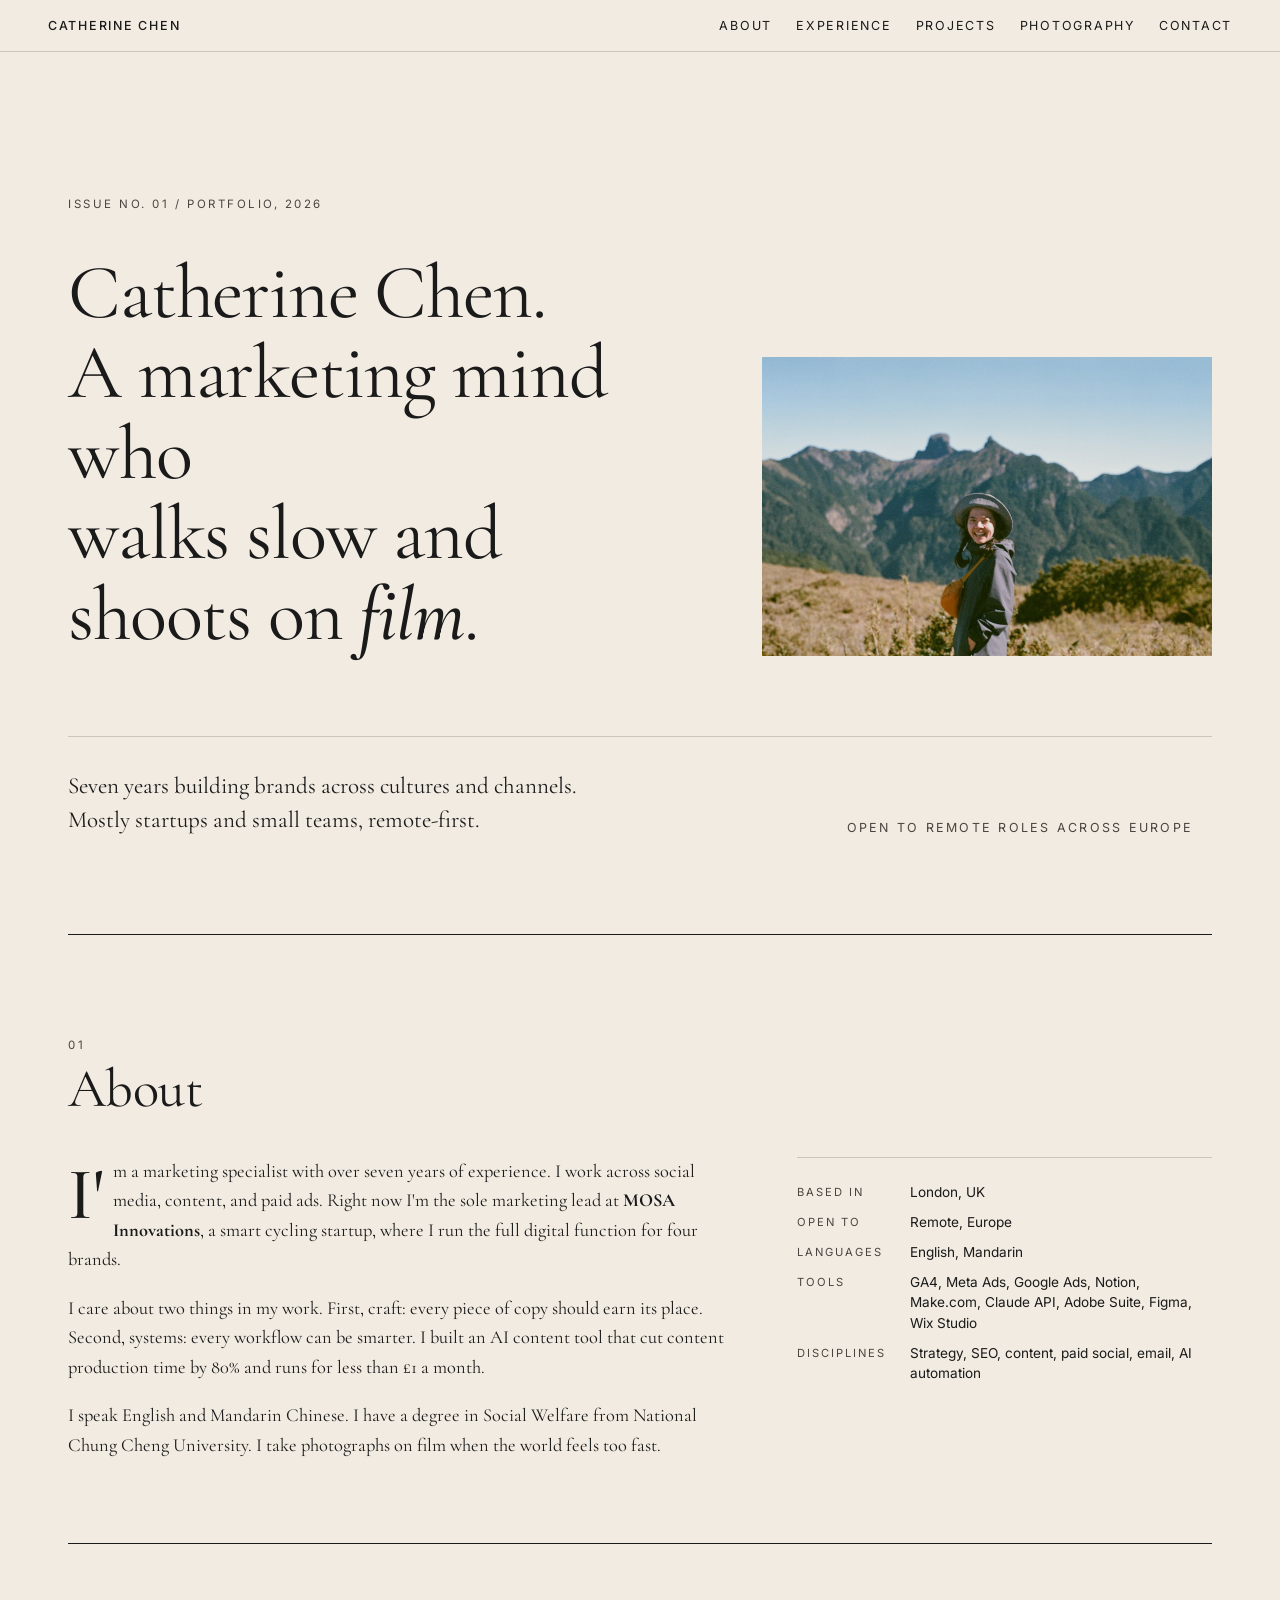
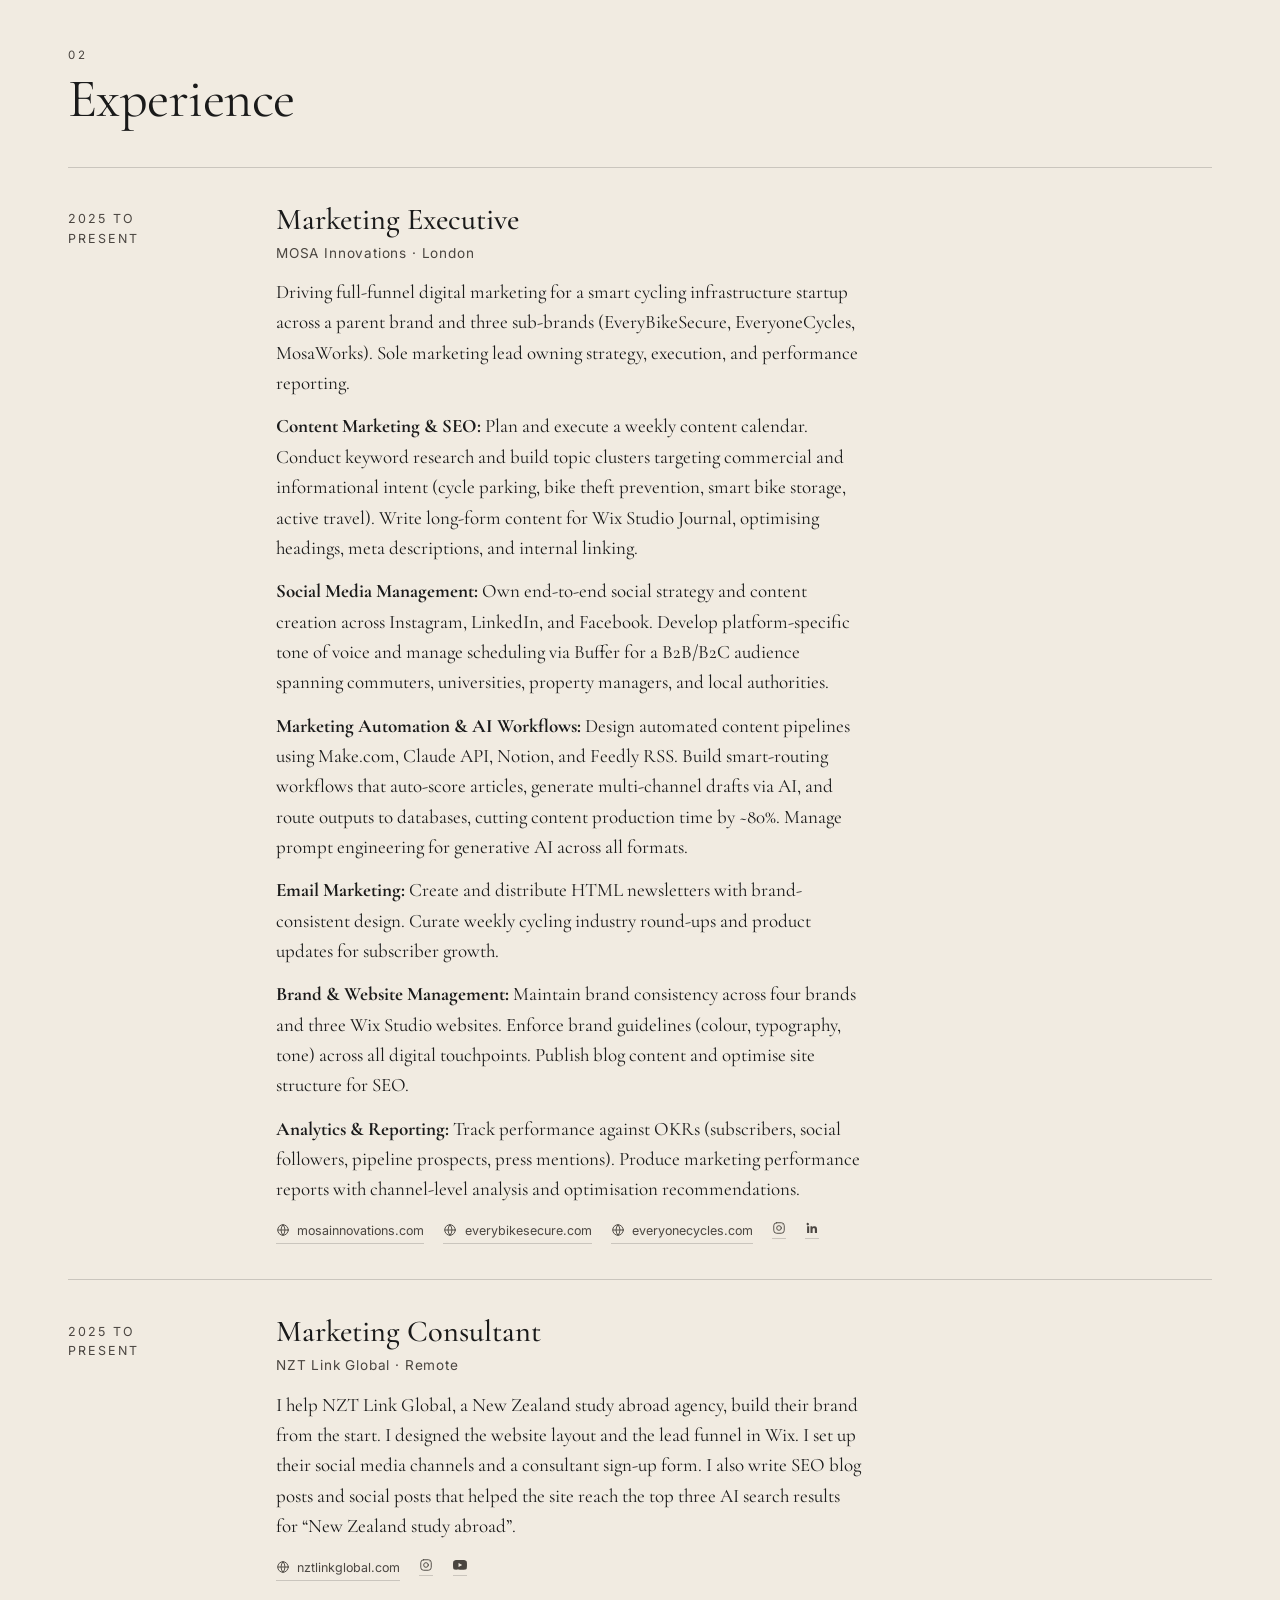
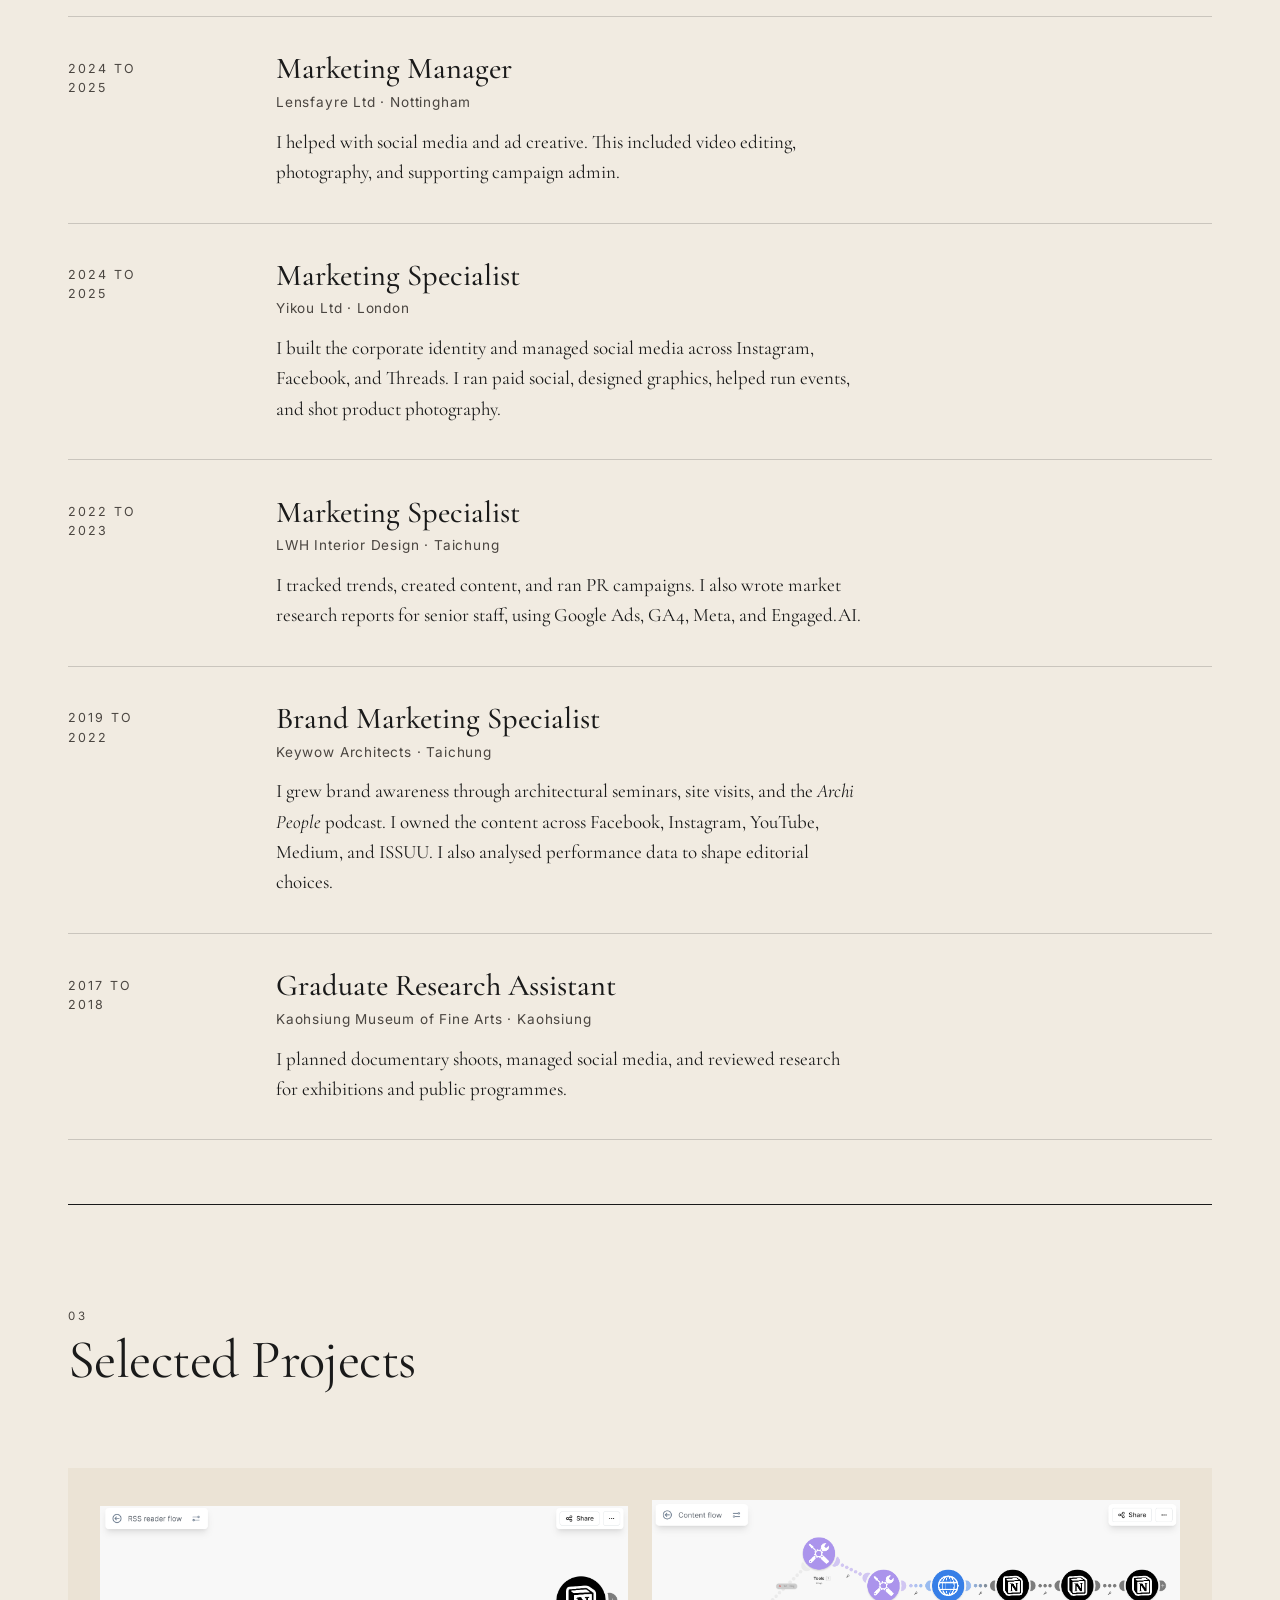
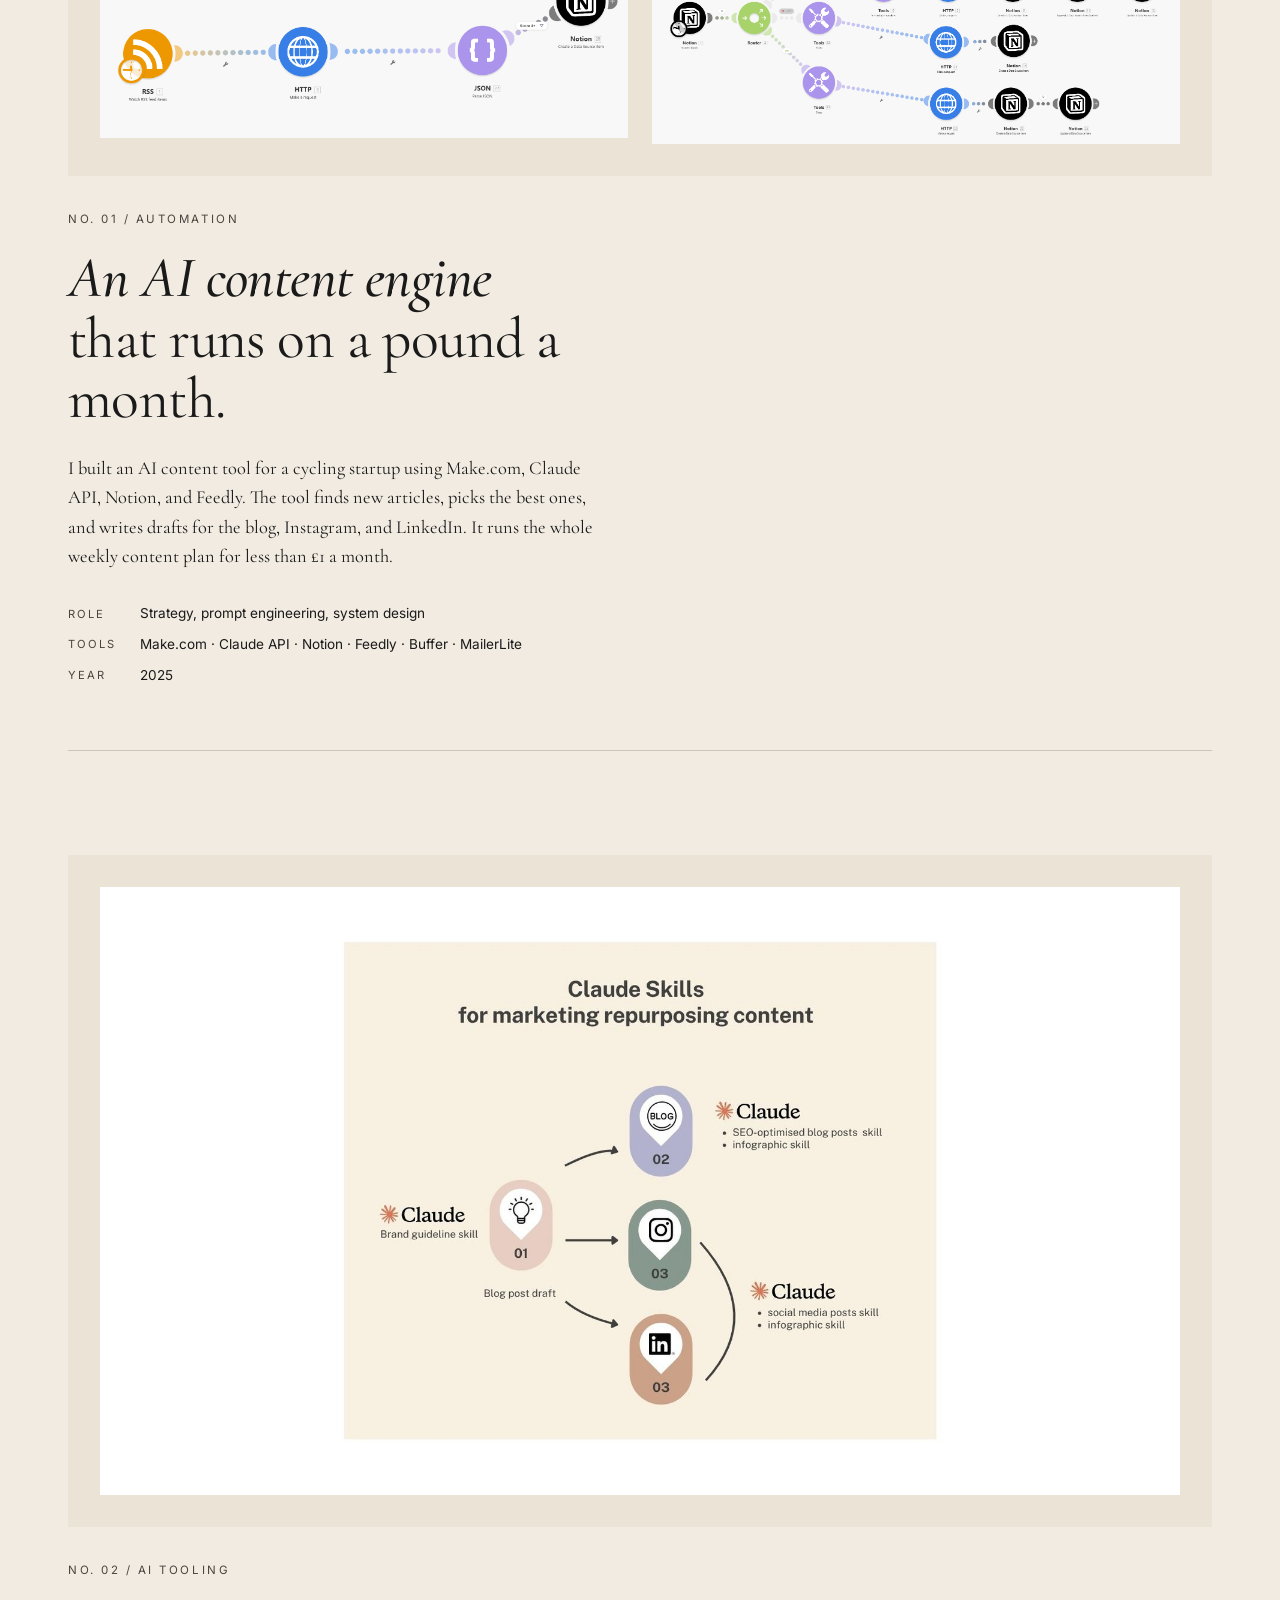
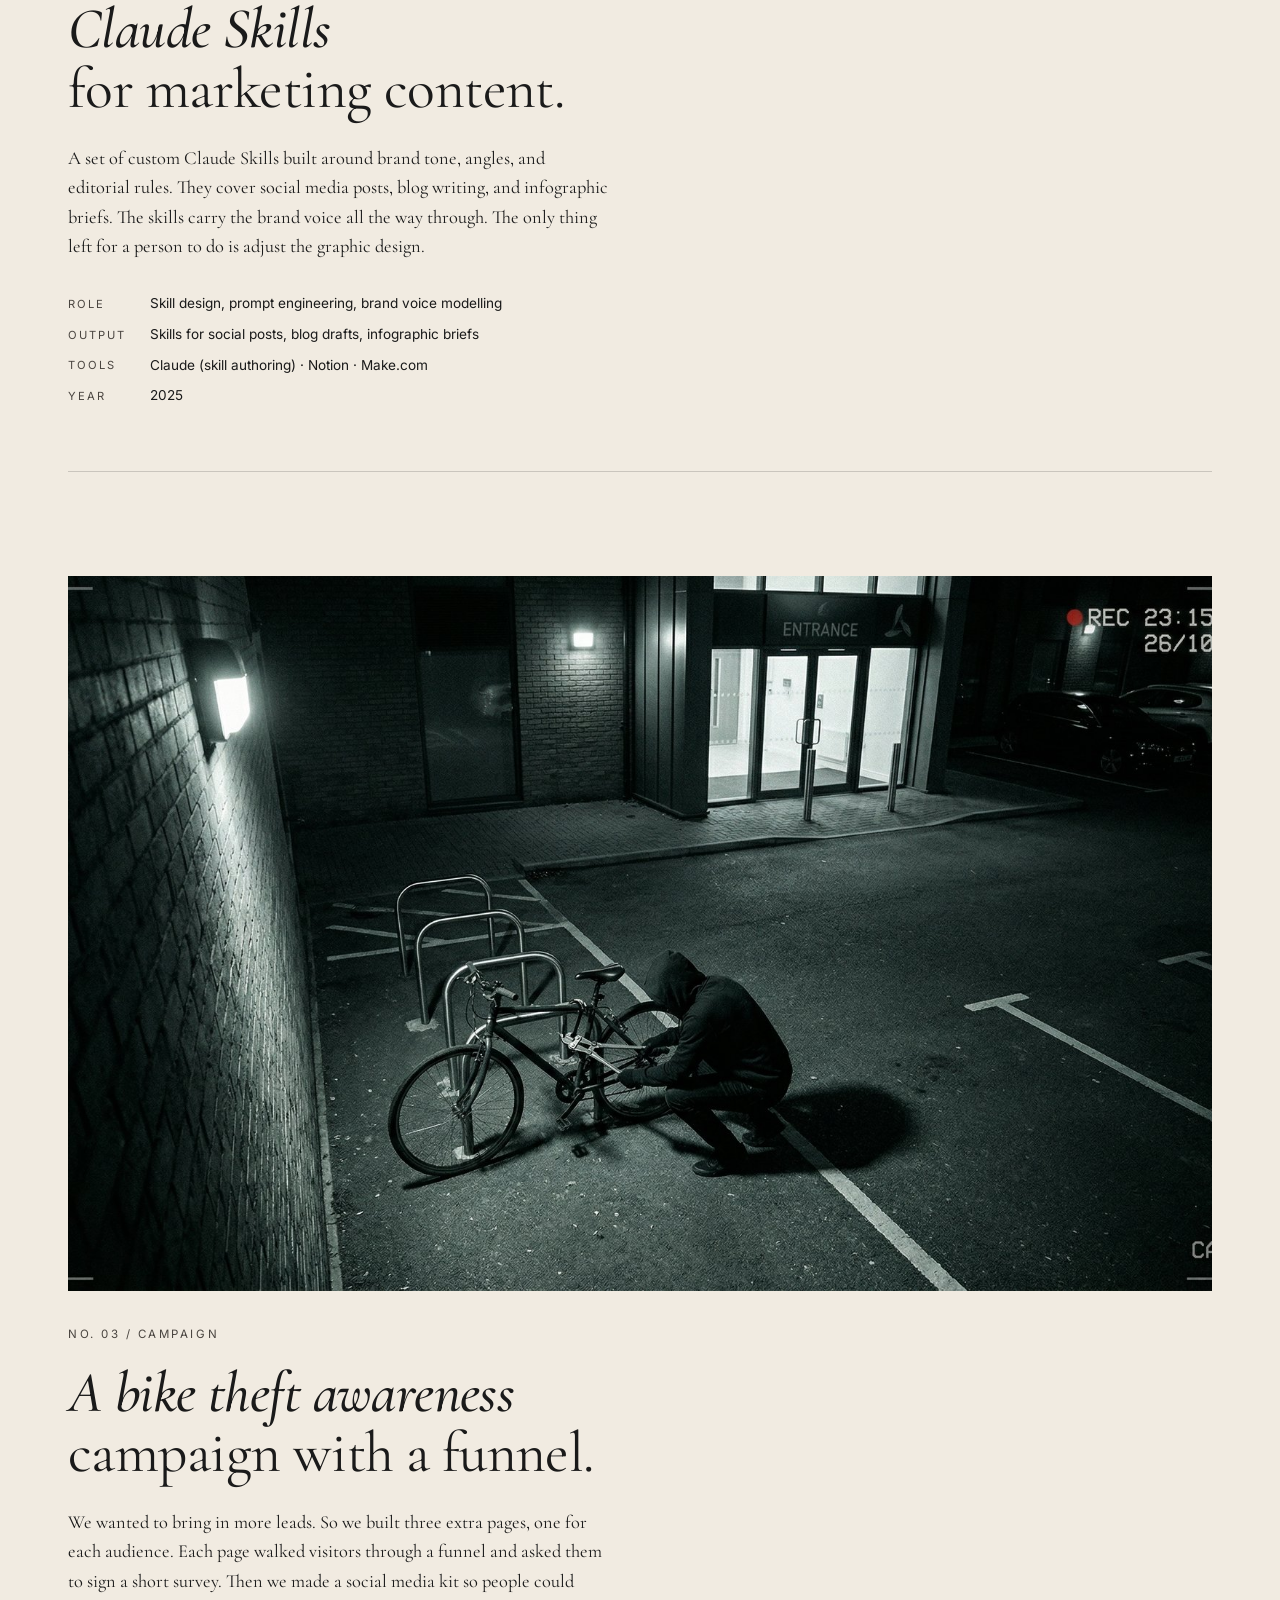
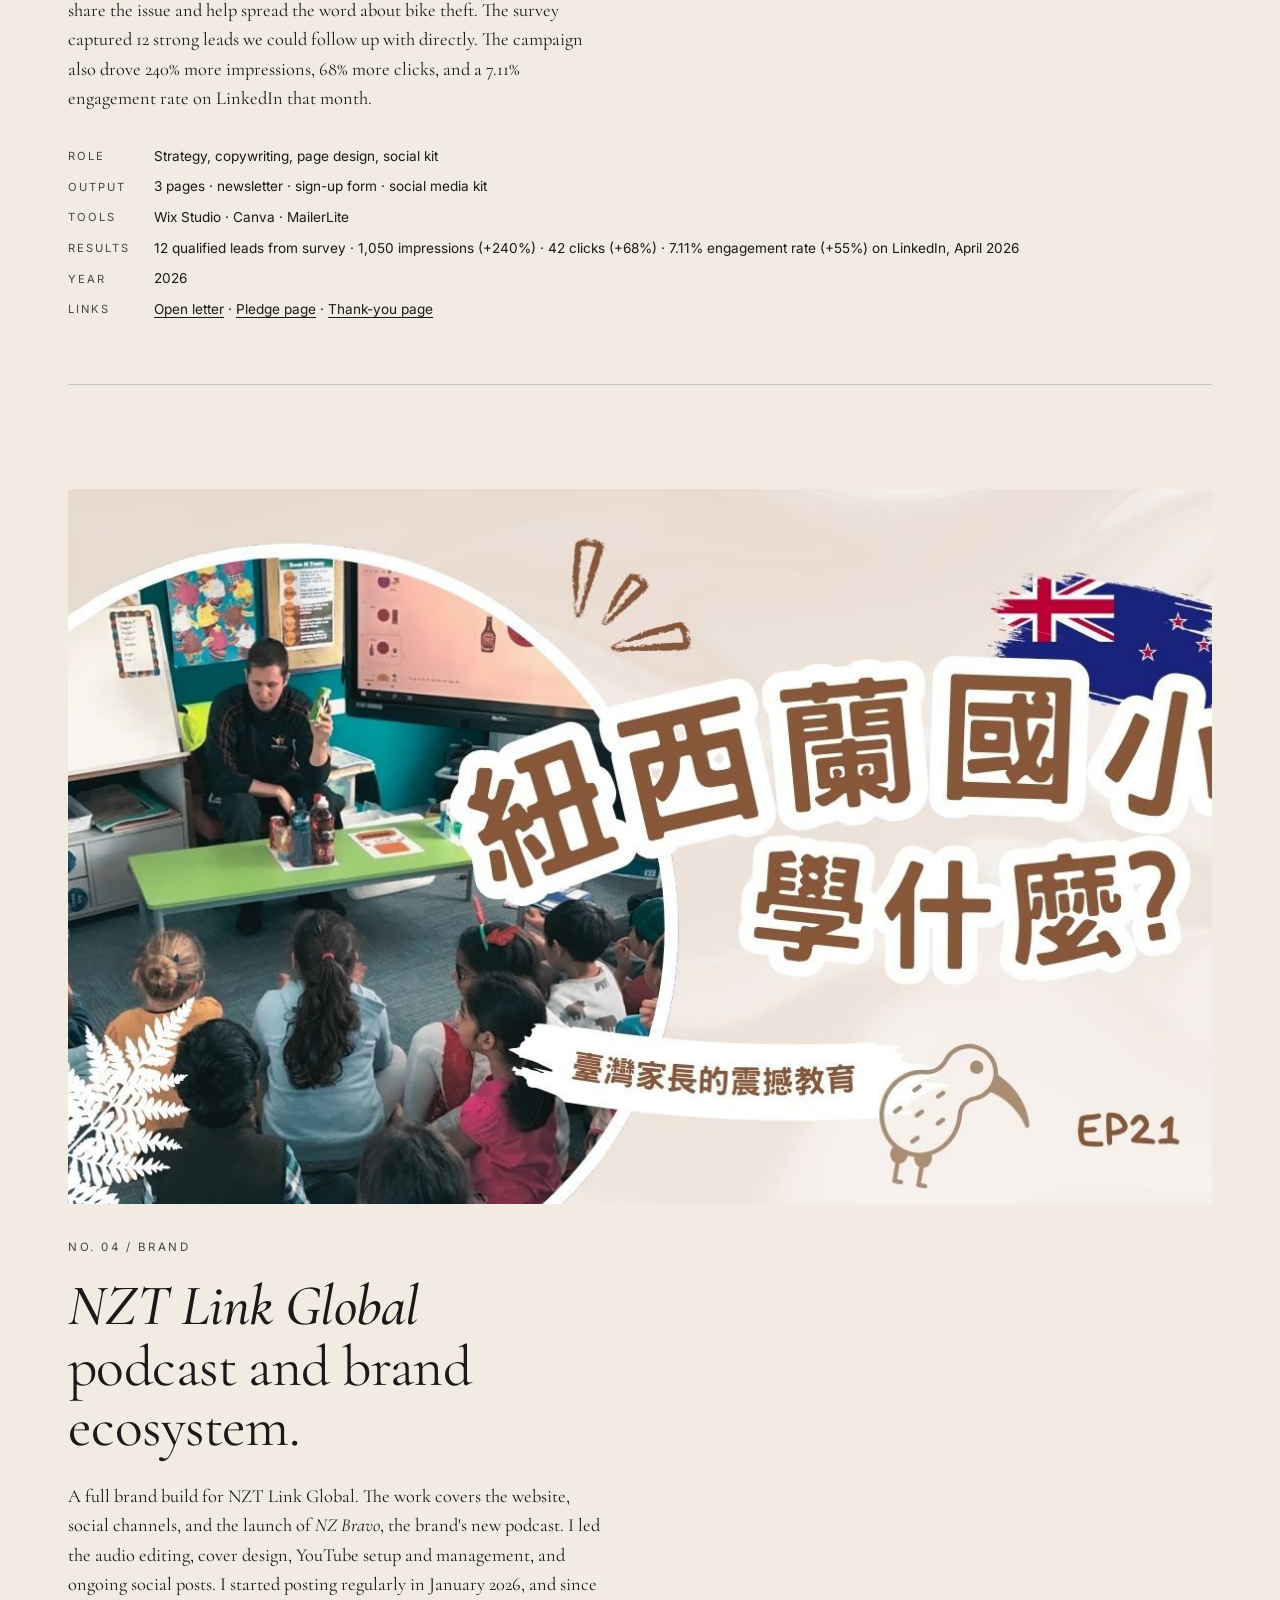
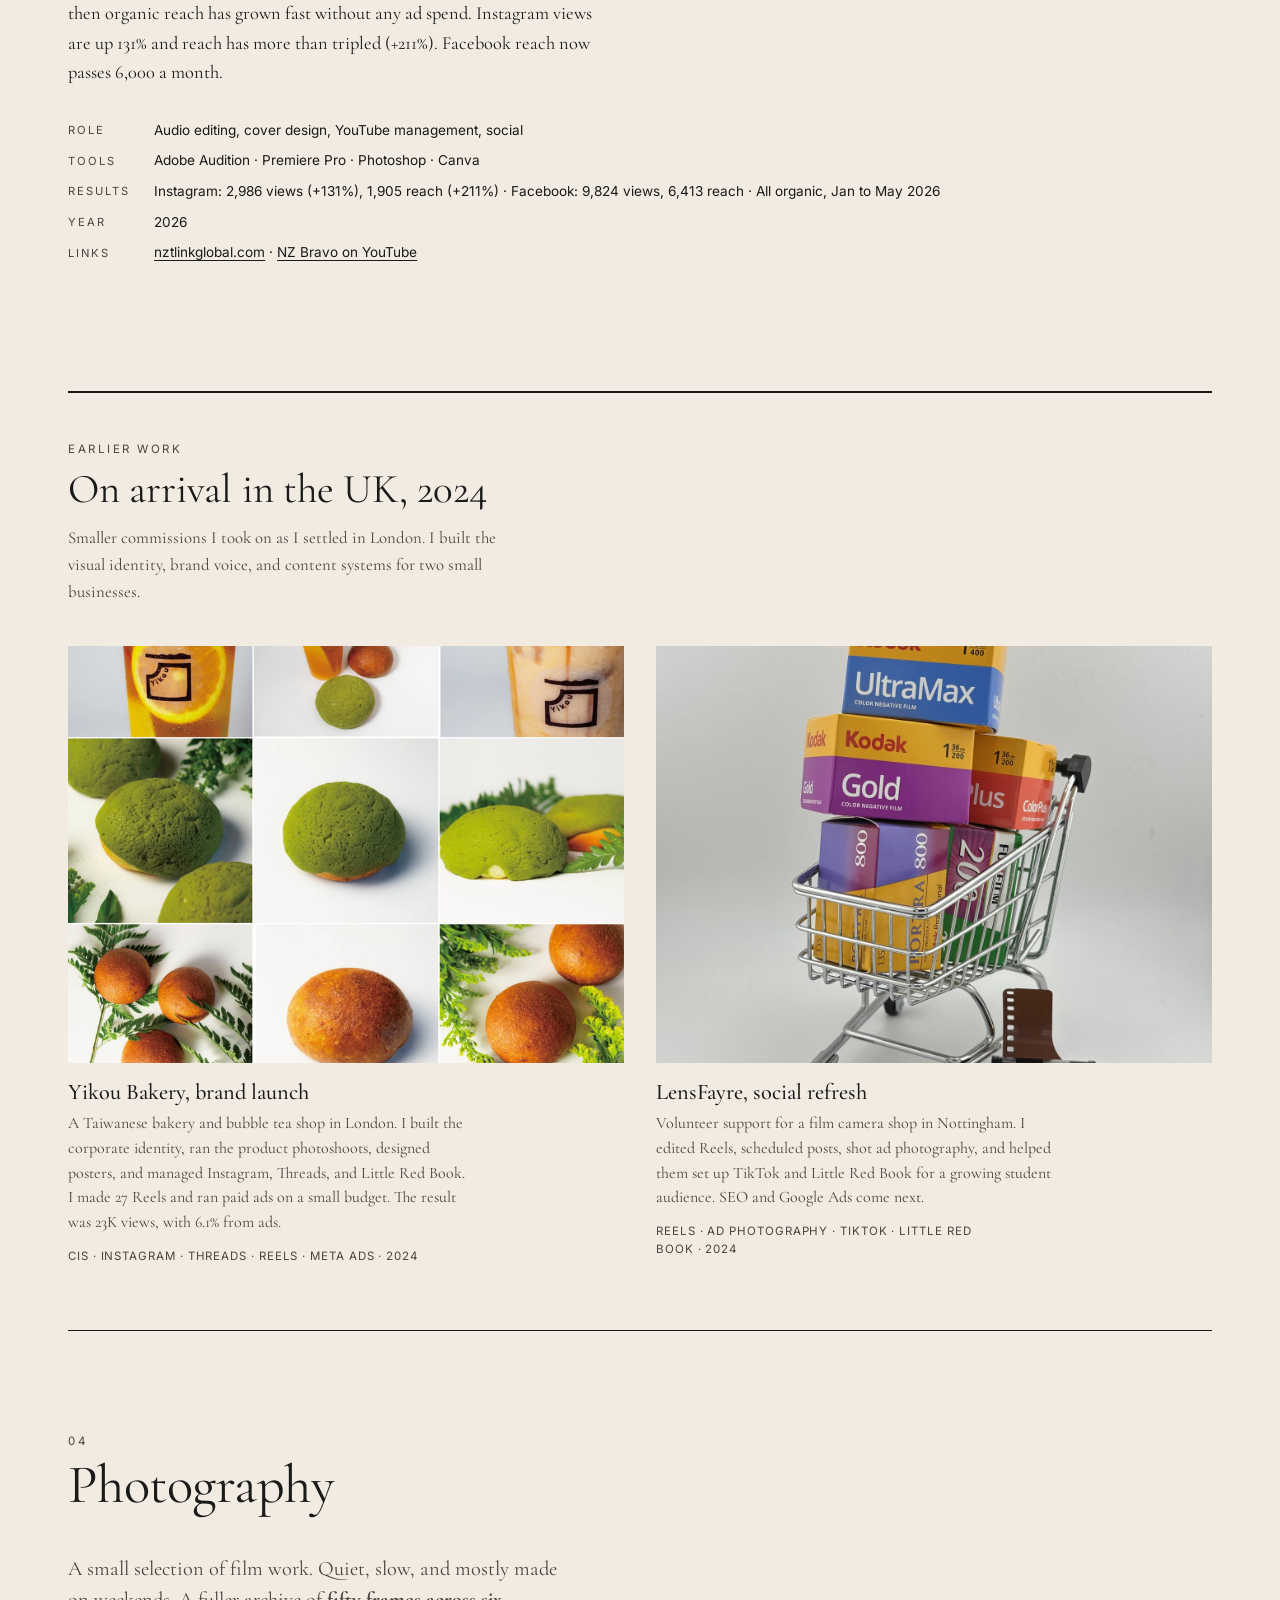
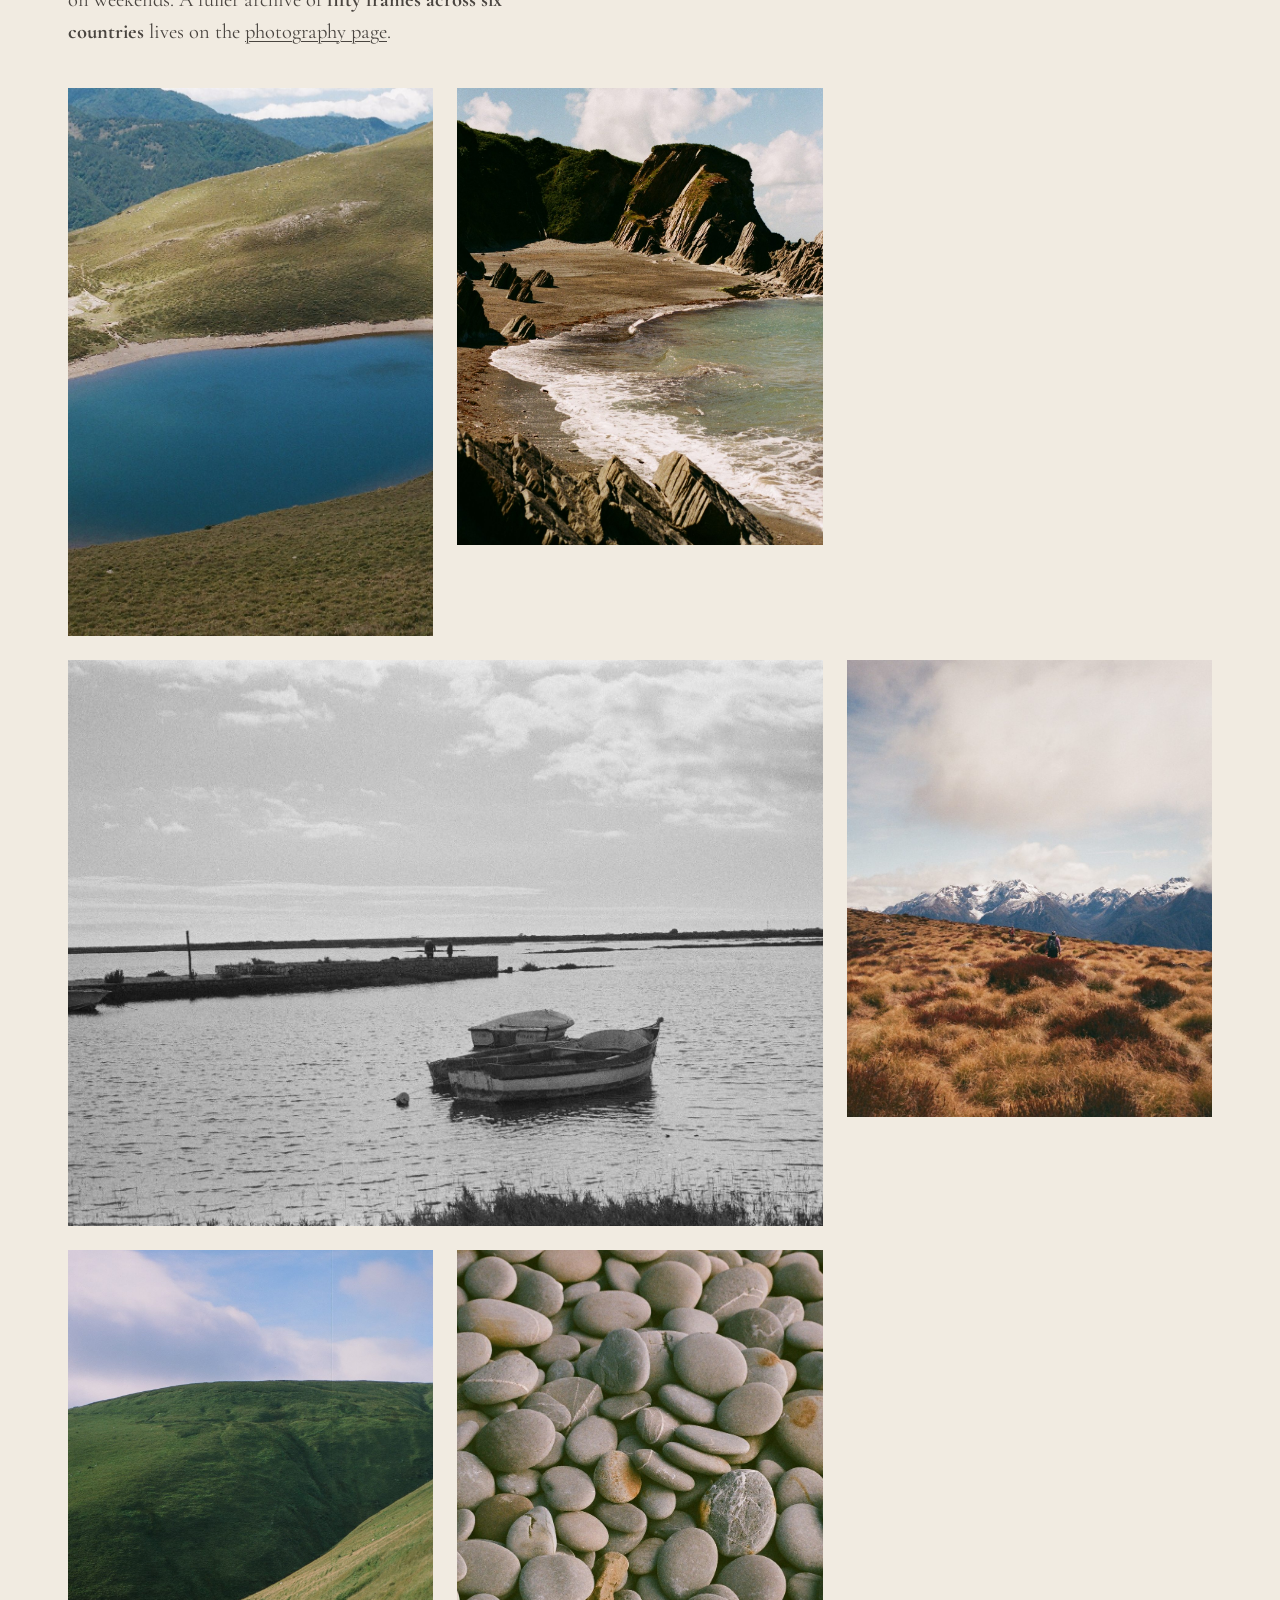
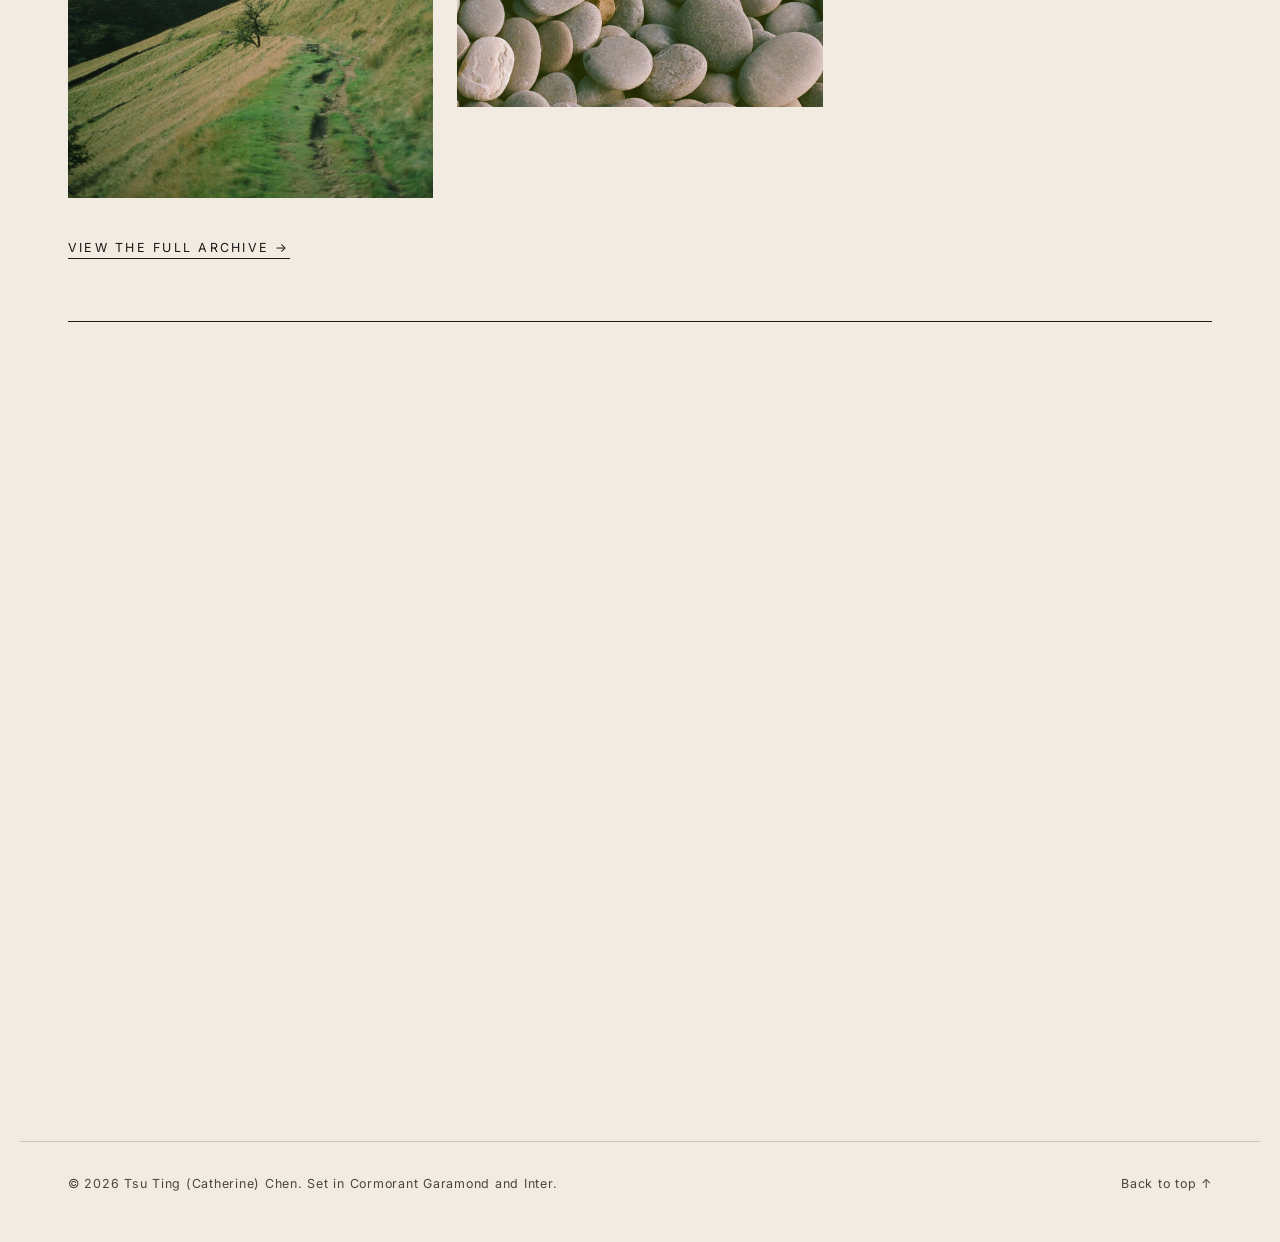
<file: index.html>
<!doctype html>
<html lang="en">
<head>
  <meta charset="utf-8" />
  <meta name="viewport" content="width=device-width,initial-scale=1" />
  <title>Catherine Chen, Marketing &amp; Communications</title>
  <meta name="description" content="Tsu Ting (Catherine) Chen, marketing and communications specialist. Seven years building brands across cultures. Portfolio, photography, and contact." />
  <link rel="preconnect" href="https://fonts.googleapis.com">
  <link rel="preconnect" href="https://fonts.gstatic.com" crossorigin>
  <link href="https://fonts.googleapis.com/css2?family=Cormorant+Garamond:ital,wght@0,300;0,400;0,500;0,600;1,400;1,500&family=Inter:wght@300;400;500;600&display=swap" rel="stylesheet">
  <link rel="stylesheet" href="styles.css" />
</head>
<body>

<header class="topbar">
  <a class="mark" href="#top">Catherine Chen</a>
  <nav class="nav">
    <a href="#about">About</a>
    <a href="#experience">Experience</a>
    <a href="#projects">Projects</a>
    <a href="#photography">Photography</a>
    <a href="#contact">Contact</a>
  </nav>
</header>

<main id="top">

  <!-- HERO -->
  <section class="hero">
    <div class="hero-title-block">
      <p class="kicker">Issue No. 01 / Portfolio, 2026</p>
      <h1 class="display">
        Catherine Chen.<br>
        A marketing mind who<br>
        walks slow and shoots on <em>film</em>.
      </h1>
    </div>
    <figure class="hero-portrait">
      <img src="photos/catherine.jpg" alt="Catherine Chen" loading="lazy">
    </figure>
    <div class="hero-foot">
      <p class="lede">
        Seven years building brands across cultures and channels.
        Mostly startups and small teams, remote-first.
      </p>
      <p class="meta">Open to remote roles across Europe</p>
    </div>
  </section>

  <hr class="rule" />

  <!-- ABOUT -->
  <section id="about" class="section">
    <p class="sec-num">01</p>
    <h2 class="sec-title">About</h2>
    <div class="two-col">
      <div class="col-narrow">
        <p class="dropcap">
          I'm a marketing specialist with over seven years of experience.
          I work across social media, content, and paid ads.
          Right now I'm the sole marketing lead at <strong>MOSA Innovations</strong>,
          a smart cycling startup, where I run the full digital function for four brands.
        </p>
        <p>
          I care about two things in my work. First, craft: every piece of copy
          should earn its place. Second, systems: every workflow can be smarter.
          I built an AI content tool that cut content production time by 80% and
          runs for less than &pound;1 a month.
        </p>
        <p>
          I speak English and Mandarin Chinese. I have a degree in Social Welfare
          from National Chung Cheng University. I take photographs on film when the
          world feels too fast.
        </p>
      </div>
      <aside class="col-side">
        <dl class="facts">
          <dt>Based in</dt><dd>London, UK</dd>
          <dt>Open to</dt><dd>Remote, Europe</dd>
          <dt>Languages</dt><dd>English, Mandarin</dd>
          <dt>Tools</dt><dd>GA4, Meta Ads, Google Ads, Notion, Make.com, Claude API, Adobe Suite, Figma, Wix Studio</dd>
          <dt>Disciplines</dt><dd>Strategy, SEO, content, paid social, email, AI automation</dd>
        </dl>
      </aside>
    </div>
  </section>

  <hr class="rule" />

  <!-- EXPERIENCE -->
  <section id="experience" class="section">
    <p class="sec-num">02</p>
    <h2 class="sec-title">Experience</h2>

    <ol class="cv">
      <li class="cv-row">
        <div class="cv-when">2025 to<br><span>Present</span></div>
        <div class="cv-what">
          <h3>Marketing Executive</h3>
          <p class="cv-where">MOSA Innovations &middot; London</p>
          <p>Driving full-funnel digital marketing for a smart cycling infrastructure startup across a parent brand and three sub-brands (EveryBikeSecure, EveryoneCycles, MosaWorks). Sole marketing lead owning strategy, execution, and performance reporting.</p>
          <p><strong>Content Marketing &amp; SEO:</strong> Plan and execute a weekly content calendar. Conduct keyword research and build topic clusters targeting commercial and informational intent (cycle parking, bike theft prevention, smart bike storage, active travel). Write long-form content for Wix Studio Journal, optimising headings, meta descriptions, and internal linking.</p>
          <p><strong>Social Media Management:</strong> Own end-to-end social strategy and content creation across Instagram, LinkedIn, and Facebook. Develop platform-specific tone of voice and manage scheduling via Buffer for a B2B/B2C audience spanning commuters, universities, property managers, and local authorities.</p>
          <p><strong>Marketing Automation &amp; AI Workflows:</strong> Design automated content pipelines using Make.com, Claude API, Notion, and Feedly RSS. Build smart-routing workflows that auto-score articles, generate multi-channel drafts via AI, and route outputs to databases, cutting content production time by ~80%. Manage prompt engineering for generative AI across all formats.</p>
          <p><strong>Email Marketing:</strong> Create and distribute HTML newsletters with brand-consistent design. Curate weekly cycling industry round-ups and product updates for subscriber growth.</p>
          <p><strong>Brand &amp; Website Management:</strong> Maintain brand consistency across four brands and three Wix Studio websites. Enforce brand guidelines (colour, typography, tone) across all digital touchpoints. Publish blog content and optimise site structure for SEO.</p>
          <p><strong>Analytics &amp; Reporting:</strong> Track performance against OKRs (subscribers, social followers, pipeline prospects, press mentions). Produce marketing performance reports with channel-level analysis and optimisation recommendations.</p>
          <ul class="cv-links">
            <li><a href="https://www.mosainnovations.com/" target="_blank" rel="noopener" aria-label="MOSA Innovations website"><svg class="ic" viewBox="0 0 24 24" fill="none" stroke="currentColor" stroke-width="1.6" stroke-linecap="round" stroke-linejoin="round" aria-hidden="true"><circle cx="12" cy="12" r="9"/><path d="M3 12h18M12 3a13 13 0 0 1 0 18M12 3a13 13 0 0 0 0 18"/></svg><span>mosainnovations.com</span></a></li>
            <li><a href="https://www.everybikesecure.com/" target="_blank" rel="noopener" aria-label="EveryBikeSecure website"><svg class="ic" viewBox="0 0 24 24" fill="none" stroke="currentColor" stroke-width="1.6" stroke-linecap="round" stroke-linejoin="round" aria-hidden="true"><circle cx="12" cy="12" r="9"/><path d="M3 12h18M12 3a13 13 0 0 1 0 18M12 3a13 13 0 0 0 0 18"/></svg><span>everybikesecure.com</span></a></li>
            <li><a href="https://www.everyonecycles.com/" target="_blank" rel="noopener" aria-label="EveryoneCycles website"><svg class="ic" viewBox="0 0 24 24" fill="none" stroke="currentColor" stroke-width="1.6" stroke-linecap="round" stroke-linejoin="round" aria-hidden="true"><circle cx="12" cy="12" r="9"/><path d="M3 12h18M12 3a13 13 0 0 1 0 18M12 3a13 13 0 0 0 0 18"/></svg><span>everyonecycles.com</span></a></li>
            <li><a href="https://www.instagram.com/mosainnovations" target="_blank" rel="noopener" aria-label="MOSA on Instagram" title="Instagram"><svg class="ic" viewBox="0 0 24 24" fill="none" stroke="currentColor" stroke-width="1.6" stroke-linecap="round" stroke-linejoin="round" aria-hidden="true"><rect x="3" y="3" width="18" height="18" rx="5"/><circle cx="12" cy="12" r="4"/><circle cx="17.5" cy="6.5" r="0.6" fill="currentColor" stroke="none"/></svg></a></li>
            <li><a href="https://www.linkedin.com/company/mosainnovations" target="_blank" rel="noopener" aria-label="MOSA on LinkedIn" title="LinkedIn"><svg class="ic" viewBox="0 0 24 24" fill="currentColor" aria-hidden="true"><path d="M20.5 20.5h-3.6v-5.6c0-1.3 0-3-1.8-3s-2.1 1.4-2.1 2.9v5.7H9.4V9h3.4v1.6h.1c.5-.9 1.6-1.8 3.4-1.8 3.6 0 4.3 2.4 4.3 5.5v6.2zM5.3 7.4a2.1 2.1 0 1 1 0-4.1 2.1 2.1 0 0 1 0 4.1zM7.1 20.5H3.6V9h3.6v11.5z"/></svg></a></li>
          </ul>
        </div>
      </li>

      <li class="cv-row">
        <div class="cv-when">2025 to<br><span>Present</span></div>
        <div class="cv-what">
          <h3>Marketing Consultant</h3>
          <p class="cv-where">NZT Link Global &middot; Remote</p>
          <p>I help NZT Link Global, a New Zealand study abroad agency, build their brand from the start. I designed the website layout and the lead funnel in Wix. I set up their social media channels and a consultant sign-up form. I also write SEO blog posts and social posts that helped the site reach the top three AI search results for &ldquo;New Zealand study abroad&rdquo;.</p>
          <ul class="cv-links">
            <li><a href="https://www.nztlinkglobal.com/" target="_blank" rel="noopener" aria-label="NZT Link Global website"><svg class="ic" viewBox="0 0 24 24" fill="none" stroke="currentColor" stroke-width="1.6" stroke-linecap="round" stroke-linejoin="round" aria-hidden="true"><circle cx="12" cy="12" r="9"/><path d="M3 12h18M12 3a13 13 0 0 1 0 18M12 3a13 13 0 0 0 0 18"/></svg><span>nztlinkglobal.com</span></a></li>
            <li><a href="https://www.instagram.com/nztlinkglobal/" target="_blank" rel="noopener" aria-label="NZT on Instagram" title="Instagram"><svg class="ic" viewBox="0 0 24 24" fill="none" stroke="currentColor" stroke-width="1.6" stroke-linecap="round" stroke-linejoin="round" aria-hidden="true"><rect x="3" y="3" width="18" height="18" rx="5"/><circle cx="12" cy="12" r="4"/><circle cx="17.5" cy="6.5" r="0.6" fill="currentColor" stroke="none"/></svg></a></li>
            <li><a href="https://www.youtube.com/@NZBravo2025" target="_blank" rel="noopener" aria-label="NZT on YouTube" title="YouTube"><svg class="ic" viewBox="0 0 24 24" fill="currentColor" aria-hidden="true"><path d="M23.5 6.2a3 3 0 0 0-2.1-2.1C19.5 3.6 12 3.6 12 3.6s-7.5 0-9.4.5A3 3 0 0 0 .5 6.2C0 8.1 0 12 0 12s0 3.9.5 5.8a3 3 0 0 0 2.1 2.1c1.9.5 9.4.5 9.4.5s7.5 0 9.4-.5a3 3 0 0 0 2.1-2.1c.5-1.9.5-5.8.5-5.8s0-3.9-.5-5.8zM9.5 15.6V8.4L15.8 12l-6.3 3.6z"/></svg></a></li>
          </ul>
        </div>
      </li>

      <li class="cv-row">
        <div class="cv-when">2024 to<br><span>2025</span></div>
        <div class="cv-what">
          <h3>Marketing Manager</h3>
          <p class="cv-where">Lensfayre Ltd &middot; Nottingham</p>
          <p>I helped with social media and ad creative. This included video editing, photography, and supporting campaign admin.</p>
        </div>
      </li>

      <li class="cv-row">
        <div class="cv-when">2024 to<br><span>2025</span></div>
        <div class="cv-what">
          <h3>Marketing Specialist</h3>
          <p class="cv-where">Yikou Ltd &middot; London</p>
          <p>I built the corporate identity and managed social media across Instagram, Facebook, and Threads. I ran paid social, designed graphics, helped run events, and shot product photography.</p>
        </div>
      </li>

      <li class="cv-row">
        <div class="cv-when">2022 to<br><span>2023</span></div>
        <div class="cv-what">
          <h3>Marketing Specialist</h3>
          <p class="cv-where">LWH Interior Design &middot; Taichung</p>
          <p>I tracked trends, created content, and ran PR campaigns. I also wrote market research reports for senior staff, using Google Ads, GA4, Meta, and Engaged.AI.</p>
        </div>
      </li>

      <li class="cv-row">
        <div class="cv-when">2019 to<br><span>2022</span></div>
        <div class="cv-what">
          <h3>Brand Marketing Specialist</h3>
          <p class="cv-where">Keywow Architects &middot; Taichung</p>
          <p>I grew brand awareness through architectural seminars, site visits, and the <em>Archi People</em> podcast. I owned the content across Facebook, Instagram, YouTube, Medium, and ISSUU. I also analysed performance data to shape editorial choices.</p>
        </div>
      </li>

      <li class="cv-row">
        <div class="cv-when">2017 to<br><span>2018</span></div>
        <div class="cv-what">
          <h3>Graduate Research Assistant</h3>
          <p class="cv-where">Kaohsiung Museum of Fine Arts &middot; Kaohsiung</p>
          <p>I planned documentary shoots, managed social media, and reviewed research for exhibitions and public programmes.</p>
        </div>
      </li>
    </ol>
  </section>

  <hr class="rule" />

  <!-- PROJECTS -->
  <section id="projects" class="section">
    <p class="sec-num">03</p>
    <h2 class="sec-title">Selected Projects</h2>

    <!-- No. 01 / AI Content Engine -->
    <article class="project-feature has-cover">
      <div class="feature-cover dual no-crop">
        <img src="photos/ai-automation-flow/Scenario A.png" alt="AI content automation flow, scenario A" loading="lazy">
        <img src="photos/ai-automation-flow/Scenario B.png" alt="AI content automation flow, scenario B" loading="lazy">
      </div>
      <p class="kicker">No. 01 / Automation</p>
      <h3 class="project-title"><em>An AI content engine</em><br>that runs on a pound a month.</h3>
      <p class="project-lede">
        I built an AI content tool for a cycling startup using Make.com, Claude API,
        Notion, and Feedly. The tool finds new articles, picks the best ones, and
        writes drafts for the blog, Instagram, and LinkedIn. It runs the whole weekly
        content plan for less than &pound;1 a month.
      </p>
      <dl class="project-meta">
        <dt>Role</dt><dd>Strategy, prompt engineering, system design</dd>
        <dt>Tools</dt><dd>Make.com &middot; Claude API &middot; Notion &middot; Feedly &middot; Buffer &middot; MailerLite</dd>
        <dt>Year</dt><dd>2025</dd>
      </dl>
    </article>

    <!-- No. 02 / Claude Skills -->
    <article class="project-feature has-cover">
      <div class="feature-cover no-crop">
        <img src="photos/Claude Skills for marketing content.jpg" alt="Claude Skills for marketing content" loading="lazy">
      </div>
      <p class="kicker">No. 02 / AI Tooling</p>
      <h3 class="project-title"><em>Claude Skills</em><br>for marketing content.</h3>
      <p class="project-lede">
        A set of custom Claude Skills built around brand tone, angles, and editorial
        rules. They cover social media posts, blog writing, and infographic briefs.
        The skills carry the brand voice all the way through. The only thing left for
        a person to do is adjust the graphic design.
      </p>
      <dl class="project-meta">
        <dt>Role</dt><dd>Skill design, prompt engineering, brand voice modelling</dd>
        <dt>Output</dt><dd>Skills for social posts, blog drafts, infographic briefs</dd>
        <dt>Tools</dt><dd>Claude (skill authoring) &middot; Notion &middot; Make.com</dd>
        <dt>Year</dt><dd>2025</dd>
      </dl>
    </article>

    <!-- No. 03 / Bike Theft Campaign -->
    <article class="project-feature has-cover">
      <div class="feature-cover">
        <img src="photos/biketheft.jpg" alt="EveryBikeSecure bike theft awareness campaign" loading="lazy">
      </div>
      <p class="kicker">No. 03 / Campaign</p>
      <h3 class="project-title"><em>A bike theft awareness</em><br>campaign with a funnel.</h3>
      <p class="project-lede">
        We wanted to bring in more leads. So we built three extra pages, one for each
        audience. Each page walked visitors through a funnel and asked them to sign a
        short survey. Then we made a social media kit so people could share the issue
        and help spread the word about bike theft. The survey captured 12 strong leads
        we could follow up with directly. The campaign also drove 240% more impressions,
        68% more clicks, and a 7.11% engagement rate on LinkedIn that month.
      </p>
      <dl class="project-meta">
        <dt>Role</dt><dd>Strategy, copywriting, page design, social kit</dd>
        <dt>Output</dt><dd>3 pages &middot; newsletter &middot; sign-up form &middot; social media kit</dd>
        <dt>Tools</dt><dd>Wix Studio &middot; Canva &middot; MailerLite</dd>
        <dt>Results</dt><dd>12 qualified leads from survey &middot; 1,050 impressions (+240%) &middot; 42 clicks (+68%) &middot; 7.11% engagement rate (+55%) on LinkedIn, April 2026</dd>
        <dt>Year</dt><dd>2026</dd>
        <dt>Links</dt>
        <dd>
          <a href="https://www.everybikesecure.com/openletter" target="_blank" rel="noopener">Open letter</a> &middot;
          <a href="https://www.everybikesecure.com/pledgepage" target="_blank" rel="noopener">Pledge page</a> &middot;
          <a href="https://www.everybikesecure.com/thankyoupage" target="_blank" rel="noopener">Thank-you page</a>
        </dd>
      </dl>
    </article>

    <!-- No. 04 / NZT Brand Ecosystem -->
    <article class="project-feature has-cover">
      <div class="feature-cover">
        <img src="photos/NZT BRAVO Youtube Thumbnail.jpg" alt="NZ Bravo podcast cover" loading="lazy">
      </div>
      <p class="kicker">No. 04 / Brand</p>
      <h3 class="project-title"><em>NZT Link Global</em><br>podcast and brand ecosystem.</h3>
      <p class="project-lede">
        A full brand build for NZT Link Global. The work covers the website, social
        channels, and the launch of <em>NZ Bravo</em>, the brand's new podcast.
        I led the audio editing, cover design, YouTube setup and management, and
        ongoing social posts. I started posting regularly in January 2026, and since
        then organic reach has grown fast without any ad spend. Instagram views are
        up 131% and reach has more than tripled (+211%). Facebook reach now passes
        6,000 a month.
      </p>
      <dl class="project-meta">
        <dt>Role</dt><dd>Audio editing, cover design, YouTube management, social</dd>
        <dt>Tools</dt><dd>Adobe Audition &middot; Premiere Pro &middot; Photoshop &middot; Canva</dd>
        <dt>Results</dt><dd>Instagram: 2,986 views (+131%), 1,905 reach (+211%) &middot; Facebook: 9,824 views, 6,413 reach &middot; All organic, Jan to May 2026</dd>
        <dt>Year</dt><dd>2026</dd>
        <dt>Links</dt>
        <dd>
          <a href="https://www.nztlinkglobal.com/" target="_blank" rel="noopener">nztlinkglobal.com</a> &middot;
          <a href="https://www.youtube.com/@NZBravo2025" target="_blank" rel="noopener">NZ Bravo on YouTube</a>
        </dd>
      </dl>
    </article>

    <!-- Tier 2 / On arrival in the UK -->
    <div class="tier-two">
      <p class="tier-kicker">Earlier work</p>
      <h3 class="tier-title">On arrival in the UK, 2024</h3>
      <p class="tier-lede">
        Smaller commissions I took on as I settled in London.
        I built the visual identity, brand voice, and content systems for two small businesses.
      </p>

      <div class="project-grid">
        <article class="project-card">
          <div class="project-cover">
            <img src="photos/Yikou Bakery.PNG" alt="Yikou Bakery brand" loading="lazy">
          </div>
          <h4>Yikou Bakery, brand launch</h4>
          <p>A Taiwanese bakery and bubble tea shop in London. I built the corporate identity, ran the product photoshoots, designed posters, and managed Instagram, Threads, and Little Red Book. I made 27 Reels and ran paid ads on a small budget. The result was 23K views, with 6.1% from ads.</p>
          <p class="card-meta">CIS &middot; Instagram &middot; Threads &middot; Reels &middot; Meta Ads &middot; 2024</p>
        </article>

        <article class="project-card">
          <div class="project-cover">
            <img src="photos/LensFayre.JPG" alt="LensFayre film camera shop" loading="lazy">
          </div>
          <h4>LensFayre, social refresh</h4>
          <p>Volunteer support for a film camera shop in Nottingham. I edited Reels, scheduled posts, shot ad photography, and helped them set up TikTok and Little Red Book for a growing student audience. SEO and Google Ads come next.</p>
          <p class="card-meta">Reels &middot; Ad photography &middot; TikTok &middot; Little Red Book &middot; 2024</p>
        </article>
      </div>
    </div>
  </section>

  <hr class="rule" />

  <!-- PHOTOGRAPHY -->
  <section id="photography" class="section">
    <p class="sec-num">04</p>
    <h2 class="sec-title">Photography</h2>
    <p class="sec-lede">
      A small selection of film work. Quiet, slow, and mostly made on weekends.
      A fuller archive of <strong>fifty frames across six countries</strong> lives on the
      <a href="photography.html">photography page</a>.
    </p>

    <div class="photo-grid">
      <figure class="photo tall"><img src="photos/Alpine_Lake_View.JPG" alt="Alpine lake view" loading="lazy"></figure>
      <figure class="photo"><img src="photos/Coastal_Escape.jpg" alt="Coastal escape" loading="lazy"></figure>
      <figure class="photo wide"><img src="photos/Harbor_Calm_BW.jpg" alt="Harbour, calm, black and white" loading="lazy"></figure>
      <figure class="photo"><img src="photos/Meadow_Dreamscape.JPG" alt="Meadow dreamscape" loading="lazy"></figure>
      <figure class="photo tall"><img src="photos/Green_Hillside_Serenity.jpg" alt="Green hillside" loading="lazy"></figure>
      <figure class="photo"><img src="photos/Pebble_Harmony.JPG" alt="Pebbles" loading="lazy"></figure>
    </div>

    <p class="more-link">
      <a href="photography.html">View the full archive &rarr;</a>
    </p>
  </section>

  <hr class="rule" />

  <!-- CONTACT -->
  <section id="contact" class="section contact">
    <p class="sec-num">05</p>
    <h2 class="sec-title">Get in touch</h2>
    <p class="contact-lede">
      For roles, collaborations, or a slow conversation about
      <em>marketing, brands, and quiet pictures</em>.
    </p>

    <ul class="contact-list">
      <li><span>Email</span><a href="mailto:catherine91421@gmail.com">catherine91421@gmail.com</a></li>
      <li><span>LinkedIn</span><a href="https://www.linkedin.com/in/catherine821011" target="_blank" rel="noopener">linkedin.com/in/catherine821011</a></li>
      <li><span>Photography</span><a href="https://www.instagram.com/catherinechen___" target="_blank" rel="noopener">instagram.com/catherinechen___</a></li>
    </ul>
  </section>

</main>

<footer class="footer">
  <p>&copy; 2026 Tsu Ting (Catherine) Chen. Set in Cormorant Garamond and Inter.</p>
  <p><a href="#top">Back to top &uarr;</a></p>
</footer>

<script src="script.js" defer></script>
</body>
</html>
</file>
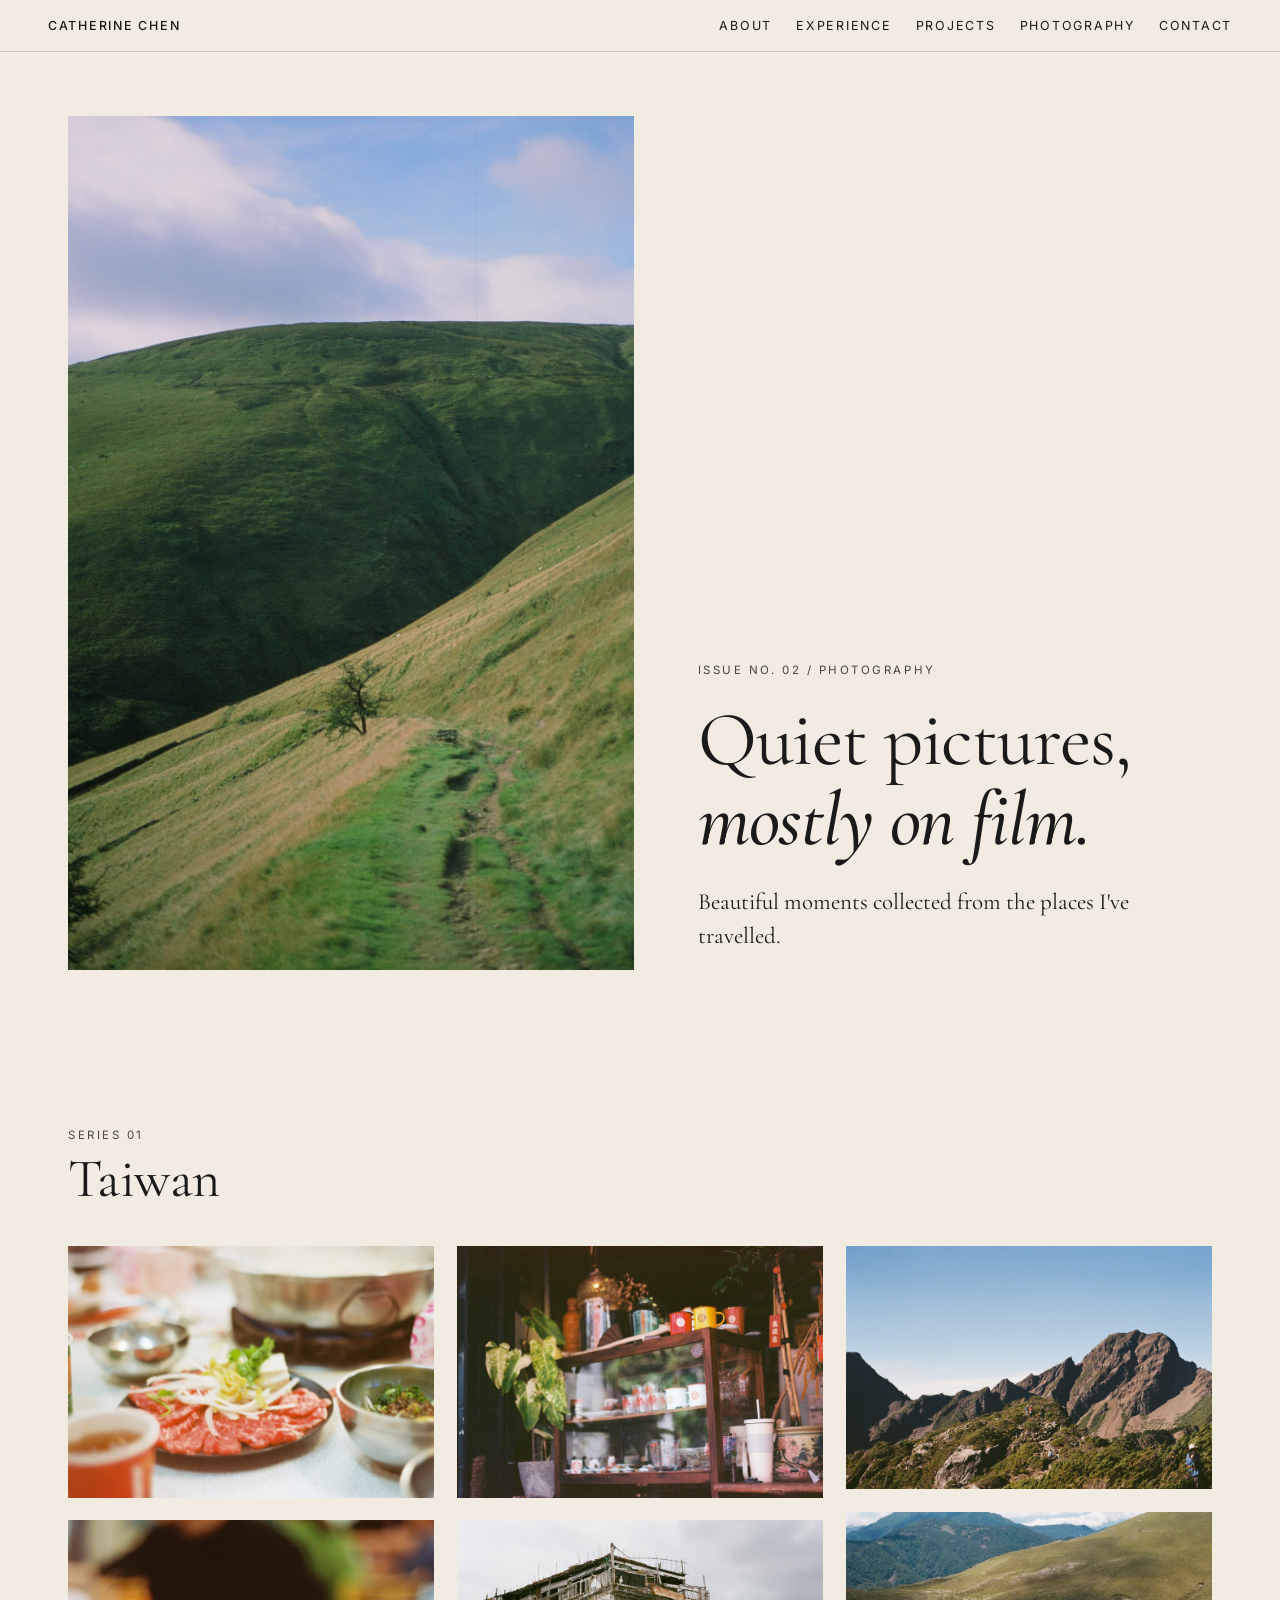
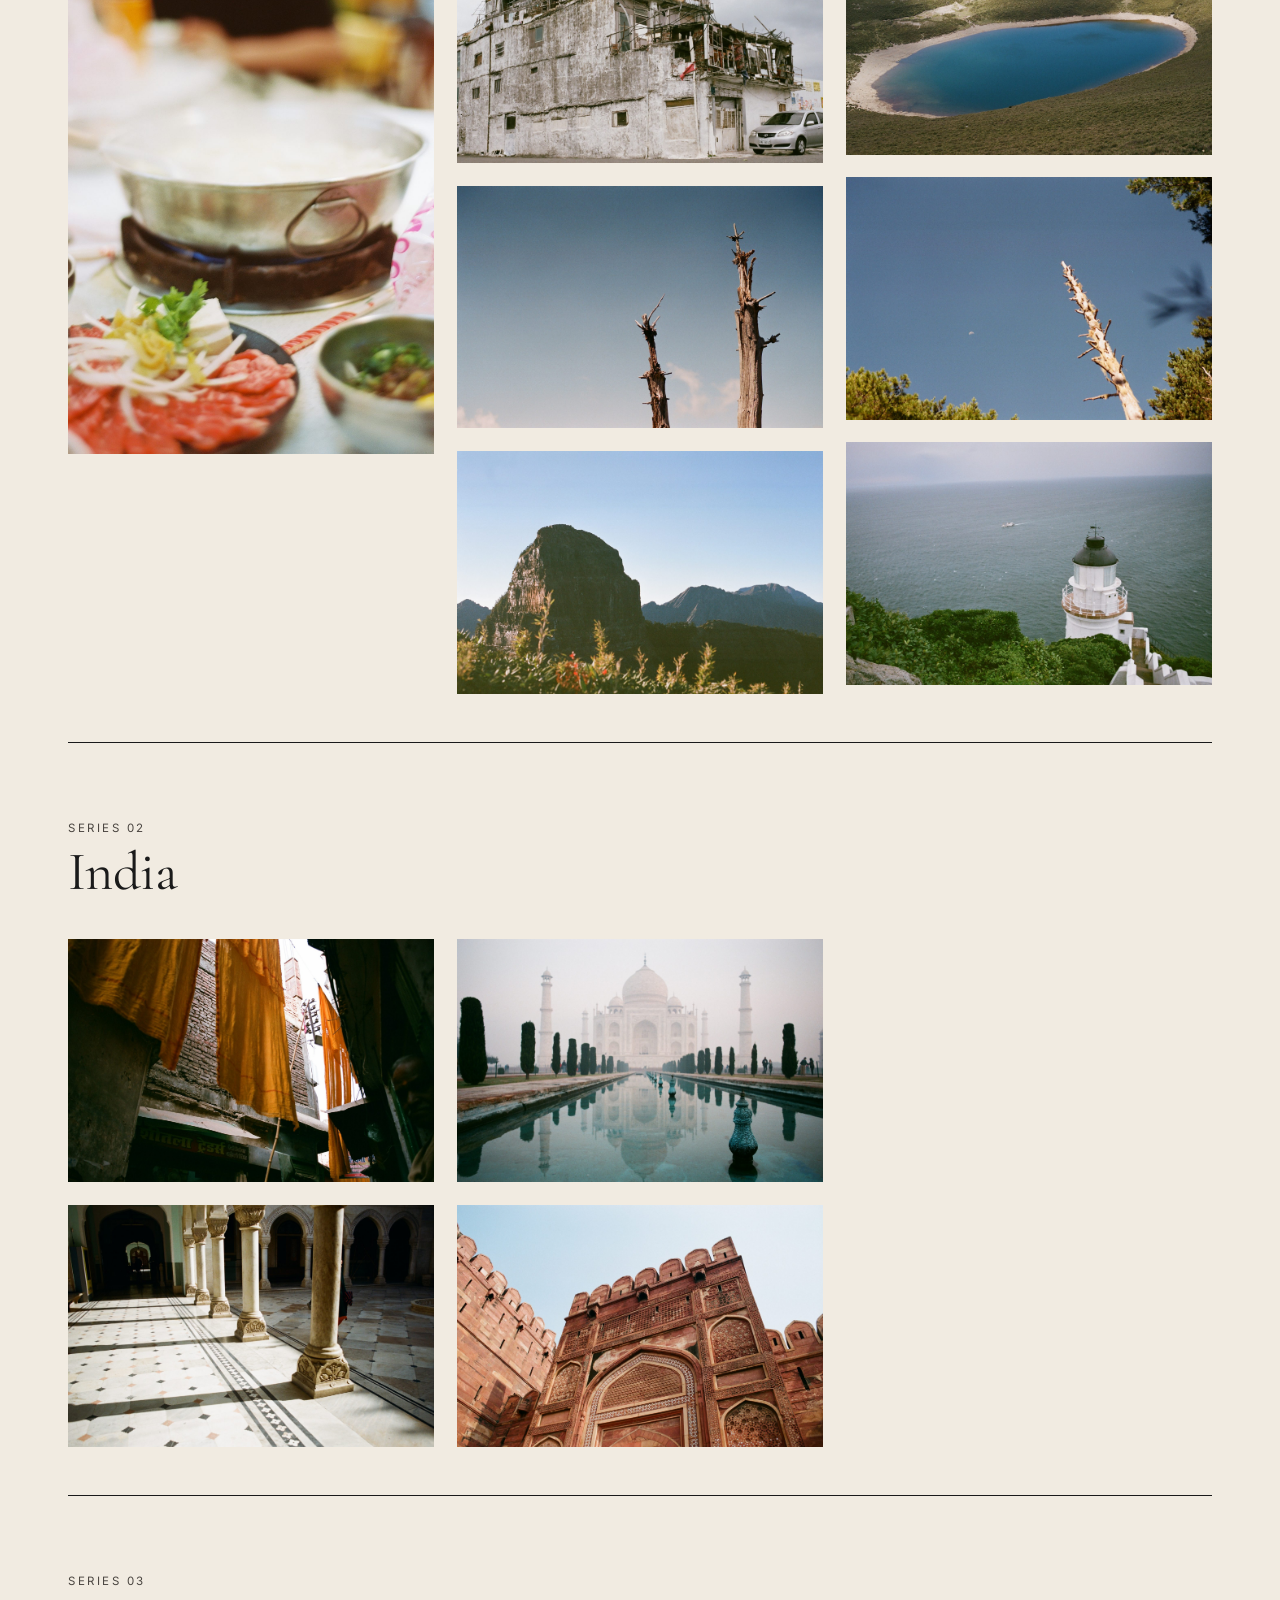
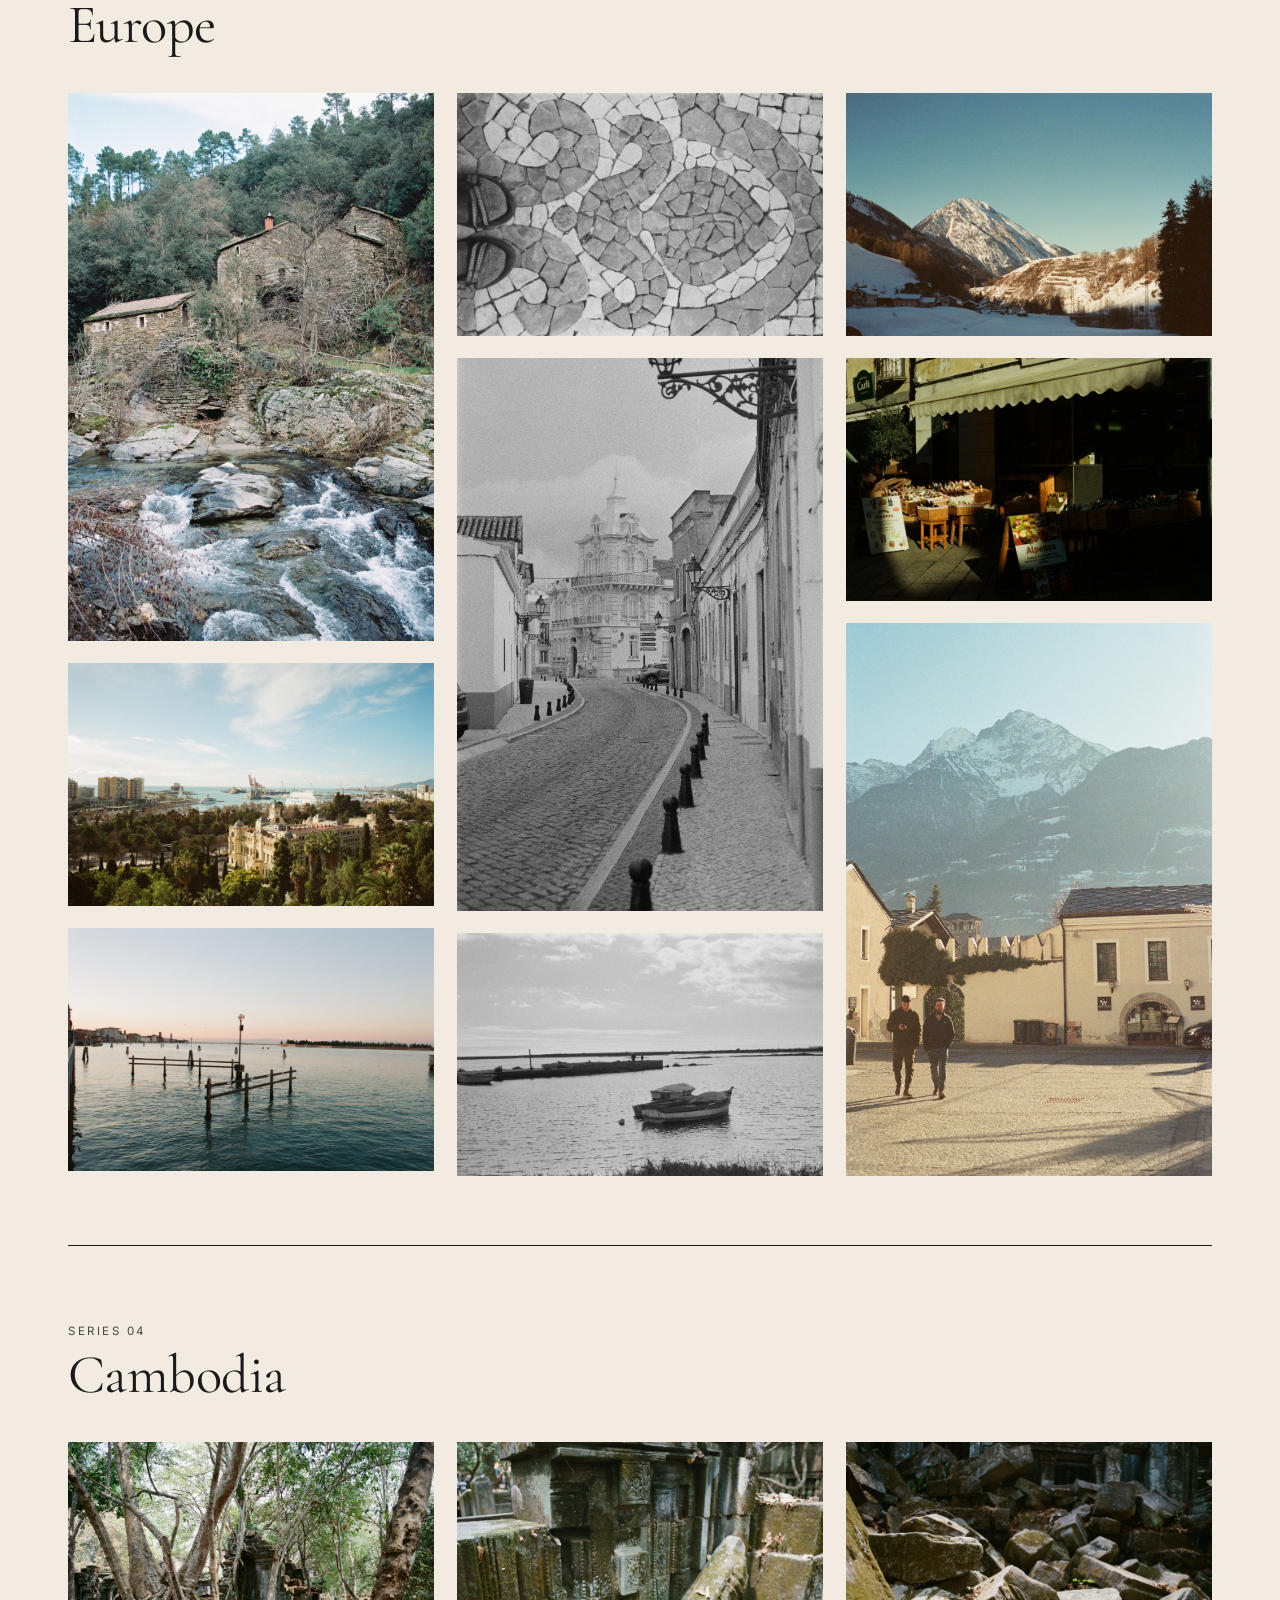
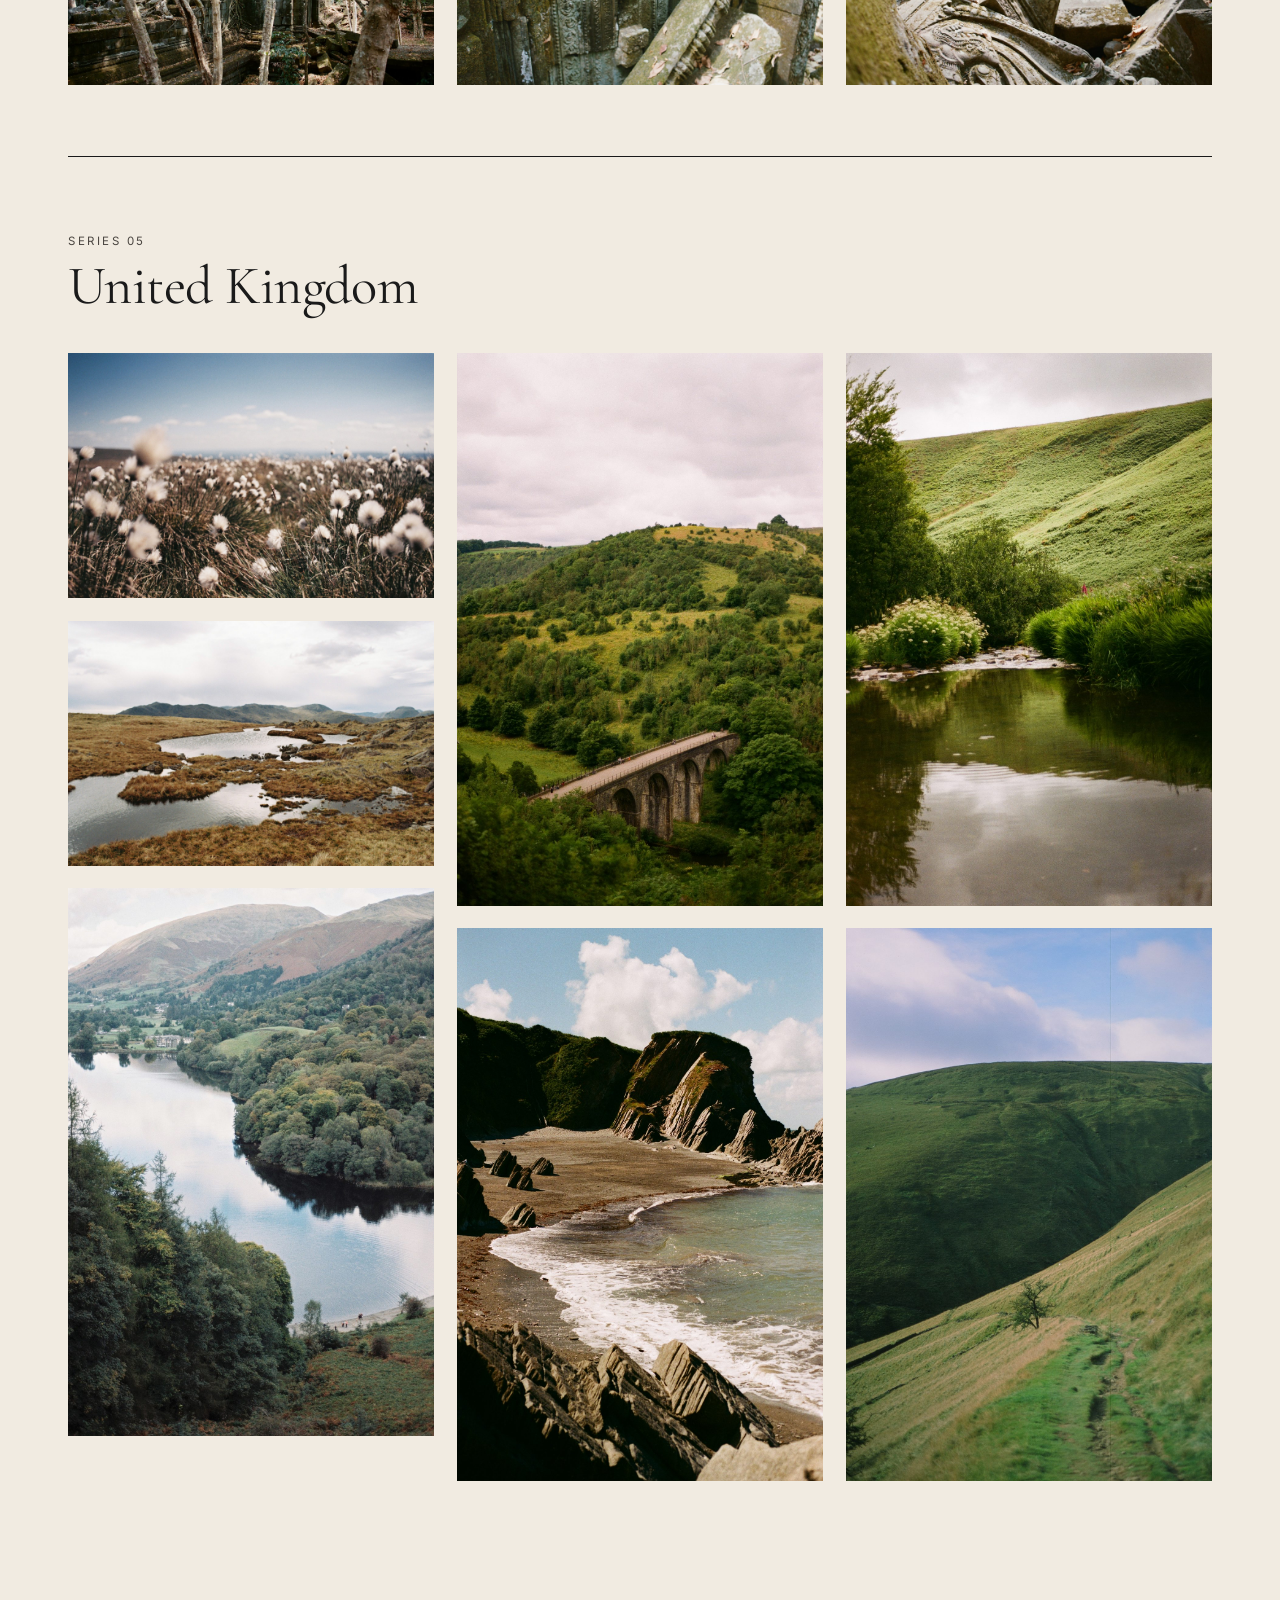
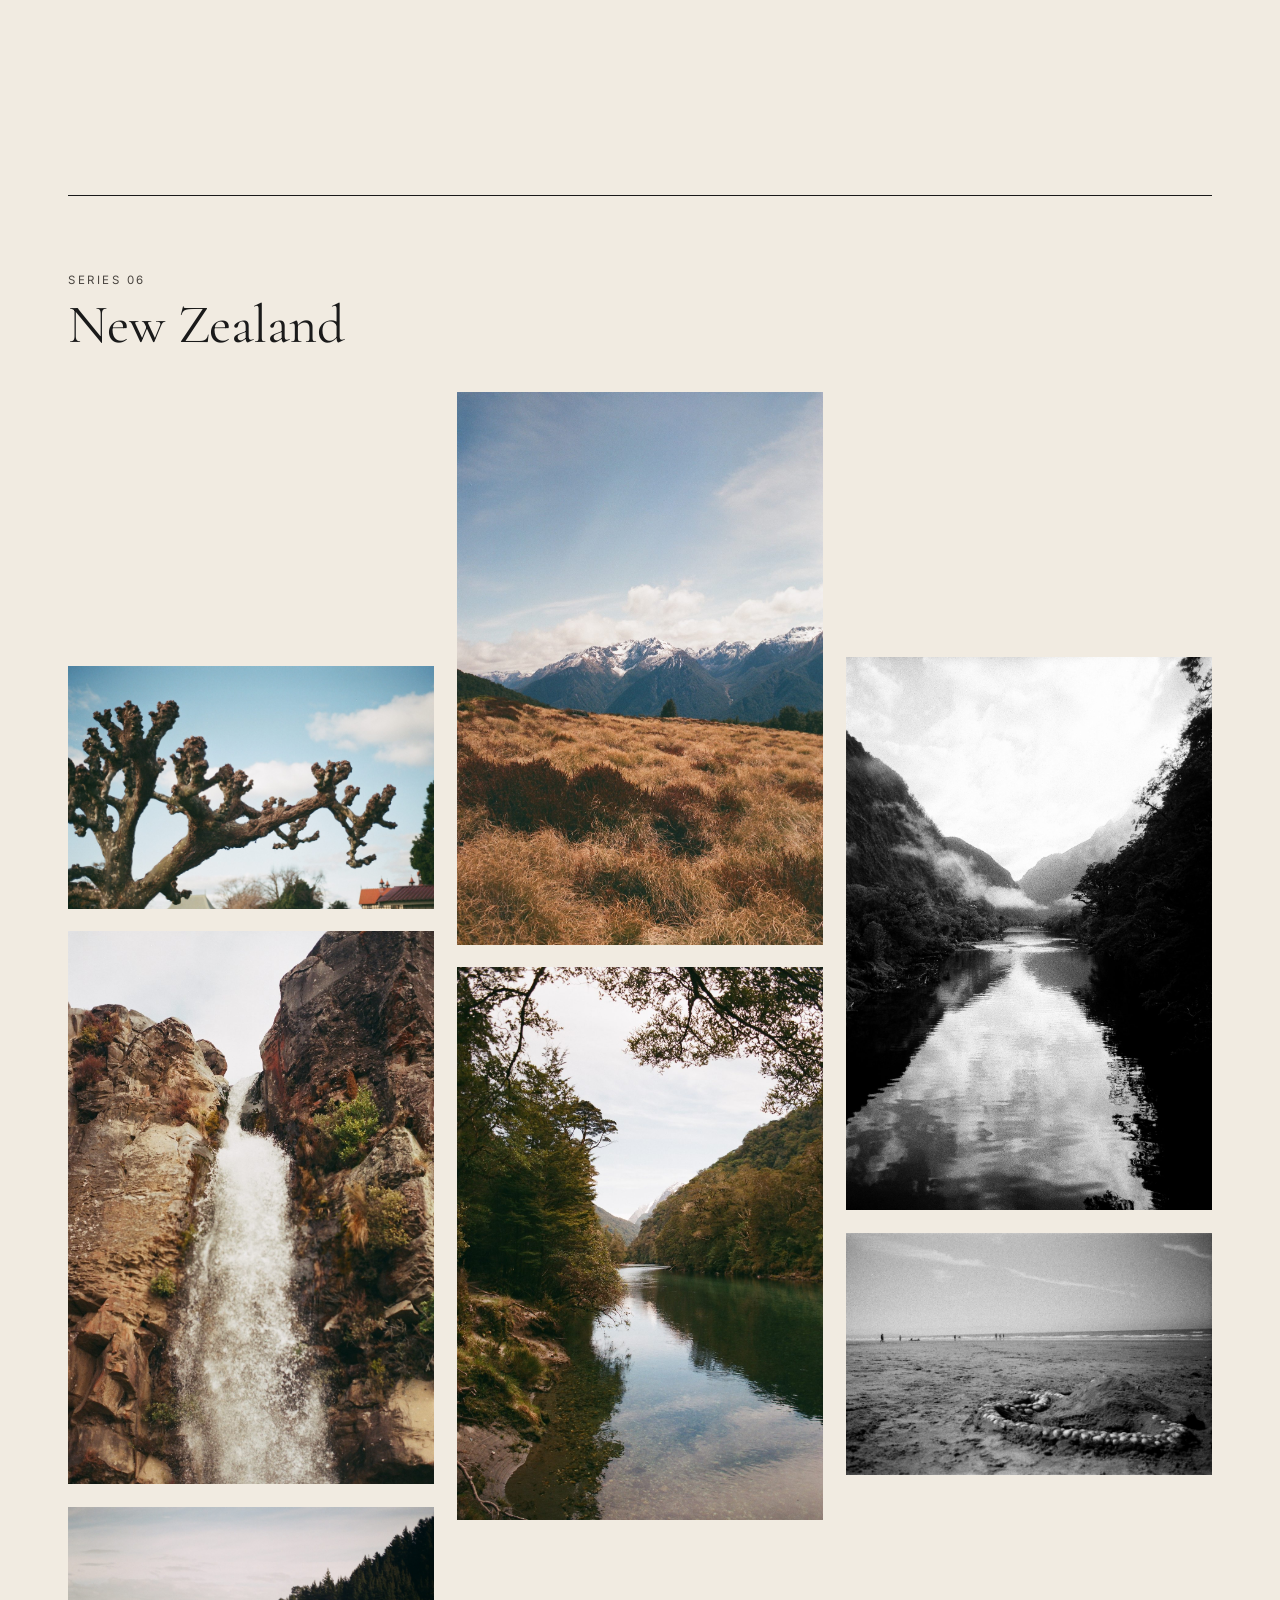
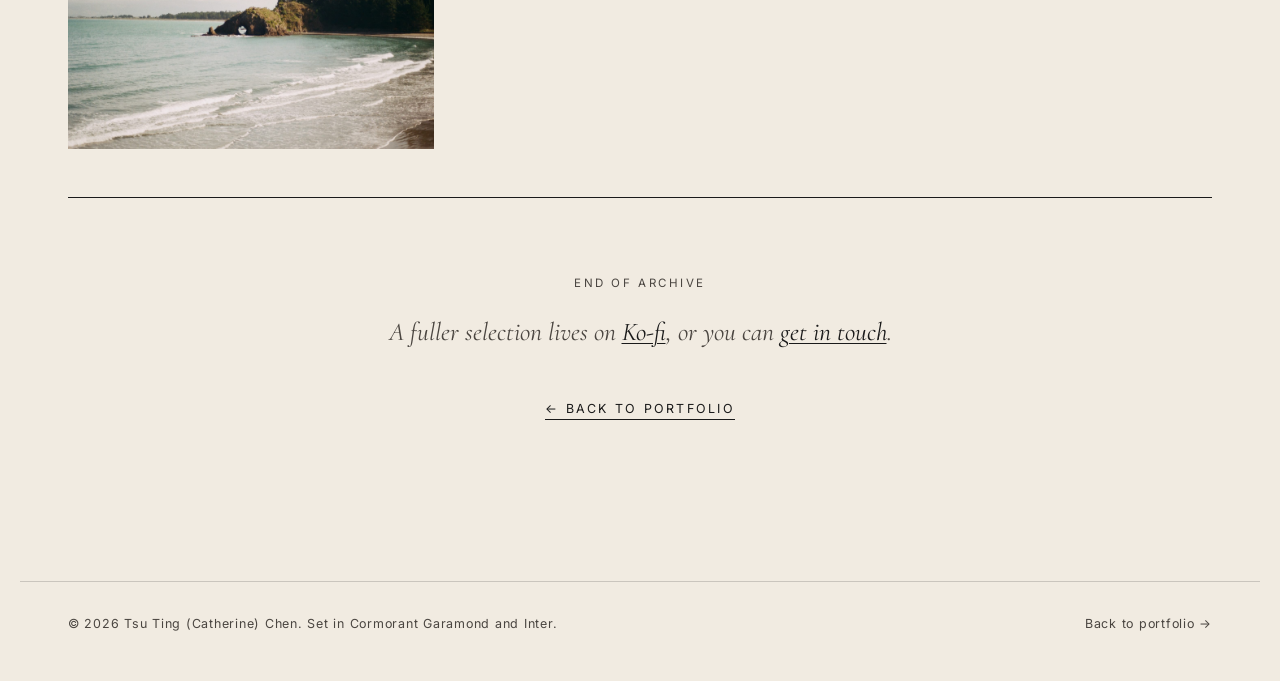
<file: photography.html>
<!doctype html>
<html lang="en">
<head>
  <meta charset="utf-8" />
  <meta name="viewport" content="width=device-width,initial-scale=1" />
  <title>Photography, Catherine Chen</title>
  <meta name="description" content="A film photography archive by Catherine Chen across Taiwan, India, Europe, Cambodia, the UK, and New Zealand." />
  <link rel="preconnect" href="https://fonts.googleapis.com">
  <link rel="preconnect" href="https://fonts.gstatic.com" crossorigin>
  <link href="https://fonts.googleapis.com/css2?family=Cormorant+Garamond:ital,wght@0,300;0,400;0,500;0,600;1,400;1,500&family=Inter:wght@300;400;500;600&display=swap" rel="stylesheet">
  <link rel="stylesheet" href="styles.css" />
</head>
<body class="page-photography">

<header class="topbar">
  <a class="mark" href="index.html">Catherine Chen</a>
  <nav class="nav">
    <a href="index.html#about">About</a>
    <a href="index.html#experience">Experience</a>
    <a href="index.html#projects">Projects</a>
    <a href="photography.html" aria-current="page">Photography</a>
    <a href="index.html#contact">Contact</a>
  </nav>
</header>

<!-- HERO -->
<section class="photo-hero">
  <figure class="photo-hero-image"><img src="photos/Green_Hillside_Serenity.jpg" alt="Green hillside" loading="lazy"></figure>
  <div class="photo-hero-text">
    <p class="kicker">Issue No. 02 / Photography</p>
    <h1 class="display photo-display">
      Quiet pictures,<br>
      <em>mostly on film.</em>
    </h1>
    <p class="lede">
      Beautiful moments collected from the places I've travelled.
    </p>
  </div>
</section>

<main>

  <!-- TAIWAN -->
  <section class="section location" id="taiwan">
    <p class="sec-num">Series 01</p>
    <h2 class="sec-title">Taiwan</h2>
    <div class="photo-grid">
      <figure class="photo"><img src="photos/taiwan/taiwan-01.jpg" alt="Taiwan, frame 01" loading="lazy"></figure>
      <figure class="photo"><img src="photos/taiwan/taiwan-02.jpg" alt="Taiwan, frame 02" loading="lazy"></figure>
      <figure class="photo"><img src="photos/taiwan/taiwan-03.jpg" alt="Taiwan, frame 03" loading="lazy"></figure>
      <figure class="photo"><img src="photos/taiwan/taiwan-04.jpg" alt="Taiwan, frame 04" loading="lazy"></figure>
      <figure class="photo"><img src="photos/taiwan/taiwan-05.jpg" alt="Taiwan, frame 05" loading="lazy"></figure>
      <figure class="photo"><img src="photos/taiwan/taiwan-06.jpg" alt="Taiwan, frame 06" loading="lazy"></figure>
      <figure class="photo"><img src="photos/taiwan/taiwan-11.jpg" alt="Taiwan, frame 11" loading="lazy"></figure>
      <figure class="photo"><img src="photos/taiwan/taiwan-12.jpg" alt="Taiwan, frame 12" loading="lazy"></figure>
      <figure class="photo"><img src="photos/taiwan/taiwan-13.jpg" alt="Taiwan, frame 13" loading="lazy"></figure>
      <figure class="photo"><img src="photos/taiwan/taiwan-14.jpg" alt="Taiwan, frame 14" loading="lazy"></figure>
    </div>
  </section>

  <hr class="rule" />

  <!-- INDIA -->
  <section class="section location" id="india">
    <p class="sec-num">Series 02</p>
    <h2 class="sec-title">India</h2>
    <div class="photo-grid">
      <figure class="photo"><img src="photos/india/india-01.jpg" alt="India, frame 01" loading="lazy"></figure>
      <figure class="photo"><img src="photos/india/india-02.jpg" alt="India, frame 02" loading="lazy"></figure>
      <figure class="photo"><img src="photos/india/india-03.jpg" alt="India, frame 03" loading="lazy"></figure>
      <figure class="photo"><img src="photos/india/india-04.jpg" alt="India, frame 04" loading="lazy"></figure>
    </div>
  </section>

  <hr class="rule" />

  <!-- EUROPE -->
  <section class="section location" id="europe">
    <p class="sec-num">Series 03</p>
    <h2 class="sec-title">Europe</h2>
    <div class="photo-grid">
      <figure class="photo"><img src="photos/europe/europe-01.jpg" alt="Europe, frame 01" loading="lazy"></figure>
      <figure class="photo"><img src="photos/europe/europe-02.jpg" alt="Europe, frame 02" loading="lazy"></figure>
      <figure class="photo"><img src="photos/europe/europe-03.jpg" alt="Europe, frame 03" loading="lazy"></figure>
      <figure class="photo"><img src="photos/europe/europe-04.jpg" alt="Europe, frame 04" loading="lazy"></figure>
      <figure class="photo"><img src="photos/europe/europe-05.jpg" alt="Europe, frame 05" loading="lazy"></figure>
      <figure class="photo"><img src="photos/europe/europe-06.jpg" alt="Europe, frame 06" loading="lazy"></figure>
      <figure class="photo"><img src="photos/europe/europe-07.jpg" alt="Europe, frame 07" loading="lazy"></figure>
      <figure class="photo"><img src="photos/europe/europe-08.jpg" alt="Europe, frame 08" loading="lazy"></figure>
      <figure class="photo"><img src="photos/europe/europe-09.jpg" alt="Europe, frame 09" loading="lazy"></figure>
    </div>
  </section>

  <hr class="rule" />

  <!-- CAMBODIA -->
  <section class="section location" id="cambodia">
    <p class="sec-num">Series 04</p>
    <h2 class="sec-title">Cambodia</h2>
    <div class="photo-grid">
      <figure class="photo"><img src="photos/cambodia/cambodia-01.jpg" alt="Cambodia, frame 01" loading="lazy"></figure>
      <figure class="photo"><img src="photos/cambodia/cambodia-02.jpg" alt="Cambodia, frame 02" loading="lazy"></figure>
      <figure class="photo"><img src="photos/cambodia/cambodia-03.jpg" alt="Cambodia, frame 03" loading="lazy"></figure>
    </div>
  </section>

  <hr class="rule" />

  <!-- UK -->
  <section class="section location" id="uk">
    <p class="sec-num">Series 05</p>
    <h2 class="sec-title">United Kingdom</h2>
    <div class="photo-grid">
      <figure class="photo"><img src="photos/uk/uk-01.jpg" alt="United Kingdom, frame 01" loading="lazy"></figure>
      <figure class="photo"><img src="photos/uk/uk-02.jpg" alt="United Kingdom, frame 02" loading="lazy"></figure>
      <figure class="photo"><img src="photos/uk/uk-03.jpg" alt="United Kingdom, frame 03" loading="lazy"></figure>
      <figure class="photo"><img src="photos/uk/uk-04.jpg" alt="United Kingdom, frame 04" loading="lazy"></figure>
      <figure class="photo"><img src="photos/uk/uk-05.jpg" alt="United Kingdom, frame 05" loading="lazy"></figure>
      <figure class="photo"><img src="photos/uk/uk-06.jpg" alt="United Kingdom, frame 06" loading="lazy"></figure>
      <figure class="photo"><img src="photos/uk/uk-07.jpg" alt="United Kingdom, frame 07" loading="lazy"></figure>
      <figure class="photo"><img src="photos/uk/uk-08.jpg" alt="United Kingdom, frame 08" loading="lazy"></figure>
      <figure class="photo"><img src="photos/uk/uk-09.jpg" alt="United Kingdom, frame 09" loading="lazy"></figure>
    </div>
  </section>

  <hr class="rule" />

  <!-- NEW ZEALAND -->
  <section class="section location" id="new-zealand">
    <p class="sec-num">Series 06</p>
    <h2 class="sec-title">New Zealand</h2>
    <div class="photo-grid">
      <figure class="photo"><img src="photos/new-zealand/new-zealand-01.jpg" alt="New Zealand, frame 01" loading="lazy"></figure>
      <figure class="photo"><img src="photos/new-zealand/new-zealand-02.jpg" alt="New Zealand, frame 02" loading="lazy"></figure>
      <figure class="photo"><img src="photos/new-zealand/new-zealand-03.jpg" alt="New Zealand, frame 03" loading="lazy"></figure>
      <figure class="photo"><img src="photos/new-zealand/new-zealand-04.jpg" alt="New Zealand, frame 04" loading="lazy"></figure>
      <figure class="photo"><img src="photos/new-zealand/new-zealand-05.jpg" alt="New Zealand, frame 05" loading="lazy"></figure>
      <figure class="photo"><img src="photos/new-zealand/new-zealand-06.jpg" alt="New Zealand, frame 06" loading="lazy"></figure>
      <figure class="photo"><img src="photos/new-zealand/new-zealand-07.jpg" alt="New Zealand, frame 07" loading="lazy"></figure>
      <figure class="photo"><img src="photos/new-zealand/new-zealand-08.jpg" alt="New Zealand, frame 08" loading="lazy"></figure>
      <figure class="photo"><img src="photos/new-zealand/new-zealand-09.jpg" alt="New Zealand, frame 09" loading="lazy"></figure>
    </div>
  </section>

  <hr class="rule" />

  <!-- COLOPHON / END -->
  <section class="section end-note">
    <p class="kicker">End of archive</p>
    <p class="end-line">
      A fuller selection lives on
      <a href="https://ko-fi.com/catherine_filmphotography" target="_blank" rel="noopener">Ko-fi</a>,
      or you can <a href="index.html#contact">get in touch</a>.
    </p>
    <p><a class="back-link" href="index.html">&larr; Back to portfolio</a></p>
  </section>

</main>

<footer class="footer">
  <p>&copy; 2026 Tsu Ting (Catherine) Chen. Set in Cormorant Garamond and Inter.</p>
  <p><a href="index.html">Back to portfolio &rarr;</a></p>
</footer>

<script src="script.js" defer></script>
</body>
</html>
</file>
<file: styles.css>
/* ---------- The Gentlewoman-inspired editorial portfolio ---------- */

:root {
  --paper: #f1ebe1;          /* warm cream */
  --paper-2: #ebe3d5;        /* deeper cream for accents */
  --ink: #1a1a1a;
  --ink-soft: #4a4540;
  --rule: #1a1a1a;
  --hair: rgba(26,26,26,0.18);
  --serif: "Cormorant Garamond", "EB Garamond", Georgia, "Times New Roman", serif;
  --sans: "Inter", -apple-system, BlinkMacSystemFont, "Segoe UI", sans-serif;
  --max: 1240px;
  --gutter: clamp(1.25rem, 4vw, 3rem);
}

* { box-sizing: border-box; }

html { scroll-behavior: smooth; }

body {
  margin: 0;
  background: var(--paper);
  color: var(--ink);
  font-family: var(--serif);
  font-size: 19px;
  line-height: 1.55;
  -webkit-font-smoothing: antialiased;
  text-rendering: optimizeLegibility;
}

a { color: inherit; text-decoration: underline; text-decoration-thickness: 1px; text-underline-offset: 3px; }
a:hover { text-decoration-thickness: 2px; }

img { max-width: 100%; display: block; }

/* ---------- Top bar ---------- */
.topbar {
  position: sticky;
  top: 0;
  z-index: 50;
  display: flex;
  justify-content: space-between;
  align-items: center;
  padding: 1rem var(--gutter);
  background: var(--paper);
  border-bottom: 1px solid var(--hair);
  font-family: var(--sans);
  font-size: 0.78rem;
  letter-spacing: 0.14em;
  text-transform: uppercase;
}
.topbar .mark { text-decoration: none; font-weight: 500; }
.topbar .nav { display: flex; gap: 1.5rem; flex-wrap: wrap; }
.topbar .nav a { text-decoration: none; }
.topbar .nav a:hover { text-decoration: underline; text-underline-offset: 4px; }

@media (max-width: 720px) {
  .topbar { flex-direction: column; gap: 0.6rem; align-items: flex-start; }
  .topbar .nav { gap: 1rem; font-size: 0.72rem; }
}

/* ---------- Layout primitives ---------- */
main { max-width: var(--max); margin: 0 auto; padding: 0 var(--gutter); }

.section {
  padding: clamp(3.5rem, 8vw, 7rem) 0 clamp(2rem, 5vw, 4rem);
}

.rule {
  border: 0;
  border-top: 1px solid var(--rule);
  max-width: var(--max);
  margin: 0 auto;
}

.kicker {
  font-family: var(--sans);
  font-size: 0.72rem;
  letter-spacing: 0.22em;
  text-transform: uppercase;
  color: var(--ink-soft);
  margin: 0 0 1.2rem;
}

.sec-num {
  font-family: var(--sans);
  font-size: 0.72rem;
  letter-spacing: 0.22em;
  text-transform: uppercase;
  color: var(--ink-soft);
  margin: 0 0 0.4rem;
}

.sec-title {
  font-family: var(--serif);
  font-weight: 400;
  font-size: clamp(2rem, 5vw, 3.4rem);
  line-height: 1.05;
  margin: 0 0 2.4rem;
  letter-spacing: -0.01em;
}

.sec-lede {
  font-size: clamp(1.1rem, 1.6vw, 1.35rem);
  line-height: 1.55;
  max-width: 50ch;
  margin: 0 0 2.5rem;
  color: var(--ink-soft);
}

/* ---------- Hero ---------- */
.hero {
  padding: clamp(4rem, 12vw, 9rem) 0 clamp(3rem, 8vw, 6rem);
  display: grid;
  grid-template-columns: 1fr;
  gap: 2.5rem;
}
@media (min-width: 900px) {
  .hero {
    grid-template-columns: 1.4fr 1fr;
    column-gap: 4rem;
    row-gap: 3rem;
    align-items: end;
  }
  .hero-title-block { grid-column: 1; grid-row: 1; align-self: end; }
  .hero-portrait    { grid-column: 2; grid-row: 1; align-self: end; }
  .hero-foot        { grid-column: 1 / -1; grid-row: 2; }
}
.hero-title-block {
  display: grid;
  gap: 1.2rem;
}
.hero-portrait {
  margin: 0;
  width: 100%;
}
.hero-portrait img {
  width: 100%;
  height: auto;
  display: block;
}

.display {
  font-family: var(--serif);
  font-weight: 400;
  font-size: clamp(2.1rem, 6vw, 5rem);
  line-height: 1.05;
  letter-spacing: -0.015em;
  margin: 0;
}
.display em { font-style: italic; font-weight: 500; }

.hero-foot {
  display: grid;
  grid-template-columns: 1fr;
  gap: 1.4rem;
  border-top: 1px solid var(--hair);
  padding-top: 2rem;
  margin-top: 2rem;
}
@media (min-width: 760px) {
  .hero-foot { grid-template-columns: 2fr 1fr; gap: 3rem; }
}

.lede {
  font-size: clamp(1.15rem, 1.8vw, 1.5rem);
  line-height: 1.5;
  max-width: 50ch;
  margin: 0;
}

.meta {
  font-family: var(--sans);
  font-size: 0.78rem;
  letter-spacing: 0.18em;
  text-transform: uppercase;
  color: var(--ink-soft);
  margin: 0;
  align-self: end;
}

/* ---------- About ---------- */
.two-col {
  display: grid;
  grid-template-columns: 1fr;
  gap: 2.5rem;
}
@media (min-width: 880px) {
  .two-col { grid-template-columns: 1.6fr 1fr; gap: 4rem; }
}
.col-narrow p { margin: 0 0 1.2rem; font-size: 1.15rem; line-height: 1.6; }
.col-narrow em { font-style: italic; }

.dropcap::first-letter {
  font-size: 4em;
  line-height: 0.85;
  float: left;
  padding: 0.1em 0.12em 0 0;
  font-weight: 500;
}

.col-side .facts {
  margin: 0;
  padding: 1.5rem 0 0;
  border-top: 1px solid var(--hair);
  display: grid;
  grid-template-columns: max-content 1fr;
  column-gap: 1.5rem;
  row-gap: 0.6rem;
  font-family: var(--sans);
  font-size: 0.85rem;
  line-height: 1.5;
}
.col-side dt {
  font-size: 0.7rem;
  letter-spacing: 0.18em;
  text-transform: uppercase;
  color: var(--ink-soft);
  align-self: start;
  padding-top: 0.15rem;
}
.col-side dd { margin: 0; }

/* ---------- Experience ---------- */
.cv { list-style: none; padding: 0; margin: 0; }
.cv-row {
  display: grid;
  grid-template-columns: 1fr;
  gap: 0.6rem;
  padding: 1.8rem 0;
  border-top: 1px solid var(--hair);
}
.cv-row:last-child { border-bottom: 1px solid var(--hair); }
@media (min-width: 760px) {
  .cv-row {
    grid-template-columns: 160px 1fr;
    gap: 3rem;
    padding: 2.2rem 0;
  }
}
.cv-when {
  font-family: var(--sans);
  font-size: 0.78rem;
  letter-spacing: 0.16em;
  text-transform: uppercase;
  color: var(--ink-soft);
  padding-top: 0.4rem;
}
.cv-when span { display: inline-block; }
.cv-what h3 {
  font-family: var(--serif);
  font-weight: 500;
  font-size: clamp(1.4rem, 2.4vw, 1.9rem);
  line-height: 1.15;
  margin: 0 0 0.3rem;
}
.cv-where {
  font-family: var(--sans);
  font-size: 0.85rem;
  letter-spacing: 0.06em;
  color: var(--ink-soft);
  margin: 0 0 0.9rem;
}
.cv-what p { margin: 0 0 0.8rem; max-width: 65ch; line-height: 1.6; }
.cv-what p:last-child { margin-bottom: 0; }

/* CV link list with icons */
.cv-links {
  list-style: none;
  margin: 1rem 0 0;
  padding: 0;
  display: flex;
  flex-wrap: wrap;
  gap: 0.5rem 1.2rem;
  font-family: var(--sans);
  font-size: 0.78rem;
}
.cv-links a {
  display: inline-flex;
  align-items: center;
  gap: 0.45rem;
  text-decoration: none;
  color: var(--ink-soft);
  border-bottom: 1px solid var(--hair);
  padding-bottom: 0.18rem;
  transition: color 0.2s ease, border-color 0.2s ease;
}
.cv-links a:hover {
  color: var(--ink);
  border-bottom-color: var(--ink);
}
.cv-links .ic {
  width: 14px;
  height: 14px;
  flex-shrink: 0;
}

/* ---------- Projects ---------- */
.project-feature {
  padding: 2.5rem 0 4rem;
  border-bottom: 1px solid var(--hair);
  margin-bottom: 4rem;
}
.project-feature:last-of-type {
  border-bottom: none;
  margin-bottom: 2rem;
}
.feature-cover {
  width: 100%;
  aspect-ratio: 16 / 10;
  margin-bottom: 2.2rem;
  overflow: hidden;
  background: var(--paper-2);
}
.feature-cover img {
  width: 100%;
  height: 100%;
  object-fit: cover;
  display: block;
}

/* No-crop variant: show full picture, no fixed aspect ratio */
.feature-cover.no-crop {
  aspect-ratio: auto;
  background: var(--paper-2);
  padding: clamp(1rem, 3vw, 2rem);
  overflow: visible;
}
.feature-cover.no-crop img {
  width: 100%;
  height: auto;
  object-fit: contain;
}

/* Dual layout: two images side by side on wider screens */
.feature-cover.dual {
  display: grid;
  grid-template-columns: 1fr;
  gap: 1.5rem;
}
@media (min-width: 760px) {
  .feature-cover.dual { grid-template-columns: 1fr 1fr; align-items: center; }
}

/* Specimen — typographic "cover" for AI-tooling project */
.feature-cover.specimen {
  aspect-ratio: auto;
  background: var(--paper-2);
  padding: clamp(2rem, 6vw, 4.5rem) clamp(1.5rem, 5vw, 4rem);
  display: flex;
  align-items: center;
  justify-content: center;
}
.specimen-block { max-width: 38rem; width: 100%; }
.specimen-label {
  font-family: var(--sans);
  font-size: 0.7rem;
  letter-spacing: 0.22em;
  text-transform: uppercase;
  color: var(--ink-soft);
  margin: 0 0 0.5rem;
}
.specimen-name {
  font-family: var(--serif);
  font-style: italic;
  font-size: clamp(1.6rem, 3.5vw, 2.4rem);
  font-weight: 500;
  margin: 0 0 1rem;
  border-bottom: 1px solid var(--hair);
  padding-bottom: 0.6rem;
}
.specimen-quote {
  font-family: var(--serif);
  font-size: clamp(1.05rem, 1.6vw, 1.2rem);
  line-height: 1.55;
  margin: 0 0 1rem;
  color: var(--ink);
}
.specimen-foot {
  font-family: var(--sans);
  font-size: 0.78rem;
  color: var(--ink-soft);
  margin: 0;
  letter-spacing: 0.04em;
}

.project-title {
  font-family: var(--serif);
  font-weight: 400;
  font-size: clamp(2rem, 5.5vw, 3.6rem);
  line-height: 1.05;
  letter-spacing: -0.01em;
  margin: 0.4rem 0 1.5rem;
  max-width: 22ch;
}
.project-title em { font-style: italic; font-weight: 500; }
.project-lede {
  font-size: 1.15rem;
  line-height: 1.6;
  max-width: 60ch;
  margin: 0 0 2rem;
}
.project-meta {
  display: grid;
  grid-template-columns: max-content 1fr;
  column-gap: 1.5rem;
  row-gap: 0.6rem;
  font-family: var(--sans);
  font-size: 0.85rem;
  margin: 0;
}
.project-meta dt {
  font-size: 0.7rem;
  letter-spacing: 0.18em;
  text-transform: uppercase;
  color: var(--ink-soft);
  align-self: start;
  padding-top: 0.15rem;
}
.project-meta dd { margin: 0; line-height: 1.55; }
.project-meta dd a {
  text-decoration: underline;
  text-decoration-thickness: 1px;
  text-underline-offset: 3px;
}

/* ---------- Tier 2 — Earlier work ---------- */
.tier-two {
  border-top: 2px solid var(--ink);
  padding-top: 3rem;
  margin-top: 4rem;
}
.tier-kicker {
  font-family: var(--sans);
  font-size: 0.72rem;
  letter-spacing: 0.22em;
  text-transform: uppercase;
  color: var(--ink-soft);
  margin: 0 0 0.5rem;
}
.tier-title {
  font-family: var(--serif);
  font-weight: 400;
  font-size: clamp(1.7rem, 3.2vw, 2.6rem);
  line-height: 1.1;
  margin: 0 0 0.8rem;
  letter-spacing: -0.005em;
}
.tier-lede {
  font-size: 1.05rem;
  line-height: 1.6;
  max-width: 56ch;
  margin: 0 0 2.5rem;
  color: var(--ink-soft);
}

.project-grid {
  display: grid;
  grid-template-columns: 1fr;
  gap: 2.5rem 2rem;
}
@media (min-width: 720px) { .project-grid { grid-template-columns: repeat(2, 1fr); } }

.project-card h4 {
  font-family: var(--serif);
  font-weight: 500;
  font-size: 1.4rem;
  line-height: 1.15;
  margin: 1rem 0 0.4rem;
}
.project-card p {
  margin: 0;
  font-size: 1rem;
  line-height: 1.55;
  color: var(--ink-soft);
  max-width: 50ch;
}
.project-card .card-meta {
  font-family: var(--sans);
  font-size: 0.72rem;
  letter-spacing: 0.08em;
  color: var(--ink-soft);
  text-transform: uppercase;
  margin-top: 0.8rem;
}
.project-cover {
  aspect-ratio: 4 / 3;
  width: 100%;
  overflow: hidden;
  background: var(--paper-2);
}
.project-cover img {
  width: 100%;
  height: 100%;
  object-fit: cover;
  display: block;
}

/* ---------- Photography ---------- */
.photo-grid {
  display: grid;
  grid-template-columns: 1fr;
  gap: 1.5rem;
}
@media (min-width: 640px) { .photo-grid { grid-template-columns: repeat(2, 1fr); } }
@media (min-width: 960px) { .photo-grid { grid-template-columns: repeat(3, 1fr); } }

.photo {
  margin: 0;
  position: relative;
  aspect-ratio: 4 / 5;
  display: flex;
  align-items: flex-end;
  justify-content: flex-start;
  overflow: hidden;
  background: var(--paper-2);
}
.photo img {
  position: absolute;
  inset: 0;
  width: 100%;
  height: 100%;
  object-fit: cover;
}
.photo.tall { aspect-ratio: 3 / 4.5; }
.photo.wide { aspect-ratio: 4 / 3; }
@media (min-width: 960px) {
  .photo.wide { grid-column: span 2; }
}
.photo figcaption {
  font-family: var(--sans);
  font-size: 0.7rem;
  letter-spacing: 0.18em;
  text-transform: uppercase;
  color: var(--ink-soft);
  padding: 0.6rem 0.8rem;
  background: rgba(241,235,225,0.85);
  position: absolute;
  bottom: 0.7rem;
  left: 0.7rem;
}

/* ---------- Placeholders (for images you haven't added yet) ---------- */
.placeholder {
  background:
    linear-gradient(135deg, var(--paper-2) 0%, #ddd1bd 100%);
  position: relative;
  overflow: hidden;
}
.placeholder::after {
  content: "";
  position: absolute; inset: 0;
  background-image: linear-gradient(45deg, var(--hair) 1px, transparent 1px);
  background-size: 22px 22px;
  opacity: 0.35;
}
.project-cover.placeholder span,
.photo.placeholder figcaption {
  position: absolute;
  z-index: 2;
}
.project-cover.placeholder span {
  bottom: 0.7rem; left: 0.8rem;
  font-family: var(--sans);
  font-size: 0.7rem;
  letter-spacing: 0.18em;
  text-transform: uppercase;
  color: var(--ink-soft);
  background: rgba(241,235,225,0.85);
  padding: 0.5rem 0.7rem;
}

/* ---------- Contact ---------- */
.contact-lede {
  font-family: var(--serif);
  font-size: clamp(1.6rem, 3.5vw, 2.6rem);
  line-height: 1.2;
  max-width: 22ch;
  margin: 0 0 3rem;
  font-weight: 400;
}
.contact-lede em { font-style: italic; font-weight: 500; }

.contact-list {
  list-style: none;
  margin: 0;
  padding: 0;
  border-top: 1px solid var(--hair);
}
.contact-list li {
  display: grid;
  grid-template-columns: 140px 1fr;
  gap: 1.5rem;
  padding: 1.1rem 0;
  border-bottom: 1px solid var(--hair);
  align-items: baseline;
}
.contact-list li span {
  font-family: var(--sans);
  font-size: 0.72rem;
  letter-spacing: 0.22em;
  text-transform: uppercase;
  color: var(--ink-soft);
}
.contact-list li a {
  font-family: var(--serif);
  font-size: clamp(1.15rem, 1.8vw, 1.4rem);
  text-decoration: none;
  border-bottom: 1px solid var(--hair);
  padding-bottom: 0.1rem;
  transition: border-color 0.2s ease;
}
.contact-list li a:hover { border-bottom-color: var(--ink); }

@media (max-width: 600px) {
  .contact-list li { grid-template-columns: 1fr; gap: 0.4rem; }
}

/* ---------- Footer ---------- */
.footer {
  max-width: var(--max);
  margin: 4rem auto 0;
  padding: 2rem var(--gutter) 3rem;
  border-top: 1px solid var(--hair);
  display: flex;
  justify-content: space-between;
  flex-wrap: wrap;
  gap: 1rem;
  font-family: var(--sans);
  font-size: 0.78rem;
  letter-spacing: 0.06em;
  color: var(--ink-soft);
}
.footer p { margin: 0; }
.footer a { text-decoration: none; }
.footer a:hover { text-decoration: underline; text-underline-offset: 3px; }

/* ---------- "More" / page link ---------- */
.more-link {
  margin: 2.5rem 0 0;
  font-family: var(--sans);
  font-size: 0.78rem;
  letter-spacing: 0.18em;
  text-transform: uppercase;
}
.more-link a {
  text-decoration: none;
  border-bottom: 1px solid var(--ink);
  padding-bottom: 0.2rem;
}
.more-link a:hover { border-bottom-width: 2px; }

/* ---------- Photography subpage ---------- */
.page-photography main { max-width: var(--max); margin: 0 auto; padding: 0 var(--gutter); }

/* Discourage saving / dragging photos */
.page-photography img {
  -webkit-user-select: none;
  -ms-user-select: none;
  user-select: none;
  -webkit-user-drag: none;
  -webkit-touch-callout: none;
  pointer-events: auto;
}

/* Masonry-style grid using CSS columns — no crop, natural aspect ratios */
.page-photography .photo-grid {
  display: block;
  columns: 1;
  column-gap: 1.2rem;
}
@media (min-width: 640px) {
  .page-photography .photo-grid { columns: 2; }
}
@media (min-width: 960px) {
  .page-photography .photo-grid { columns: 3; column-gap: 1.4rem; }
}
.page-photography .photo {
  break-inside: avoid;
  margin: 0 0 1.4rem;
  display: block;
  background: none;
  aspect-ratio: auto;
  overflow: visible;
  position: static;
}
.page-photography .photo img {
  position: static;
  inset: auto;
  width: 100%;
  height: auto;
  display: block;
}

.photo-hero {
  max-width: var(--max);
  margin: 0 auto;
  padding: clamp(2rem, 5vw, 4rem) var(--gutter) clamp(3rem, 7vw, 5rem);
  display: grid;
  grid-template-columns: 1fr;
  gap: 2.5rem;
  align-items: end;
}
@media (min-width: 900px) {
  .photo-hero { grid-template-columns: 1.1fr 1fr; gap: 4rem; }
}
.photo-hero-image {
  width: 100%;
  margin: 0;
  background: var(--paper-2);
}
.photo-hero-image img {
  width: 100%;
  height: auto;
  display: block;
}
.photo-hero-text { padding-bottom: 1rem; }
.photo-display {
  font-size: clamp(2.4rem, 6vw, 5rem);
  margin: 0.4rem 0 1.5rem;
}

.location {
  padding: clamp(3rem, 6vw, 5rem) 0 clamp(2rem, 4vw, 3rem);
}
.loc-meta {
  font-style: italic;
  font-weight: 400;
  font-size: 0.55em;
  color: var(--ink-soft);
  letter-spacing: 0;
  display: inline-block;
  margin-left: 0.4em;
  vertical-align: middle;
}

.end-note {
  text-align: center;
  padding: clamp(3rem, 6vw, 5rem) 0;
}
.end-line {
  font-family: var(--serif);
  font-size: clamp(1.2rem, 2vw, 1.6rem);
  margin: 1rem 0 2.5rem;
  color: var(--ink-soft);
  font-style: italic;
}
.end-line a { color: var(--ink); }
.back-link {
  font-family: var(--sans);
  font-size: 0.78rem;
  letter-spacing: 0.18em;
  text-transform: uppercase;
  text-decoration: none;
  border-bottom: 1px solid var(--ink);
  padding-bottom: 0.2rem;
}

/* ---------- Reveal on scroll (subtle) ---------- */
.reveal { opacity: 0; transform: translateY(8px); transition: opacity 0.6s ease, transform 0.6s ease; }
.reveal.is-visible { opacity: 1; transform: none; }
@media (prefers-reduced-motion: reduce) {
  .reveal { opacity: 1; transform: none; transition: none; }
  html { scroll-behavior: auto; }
}
</file>
